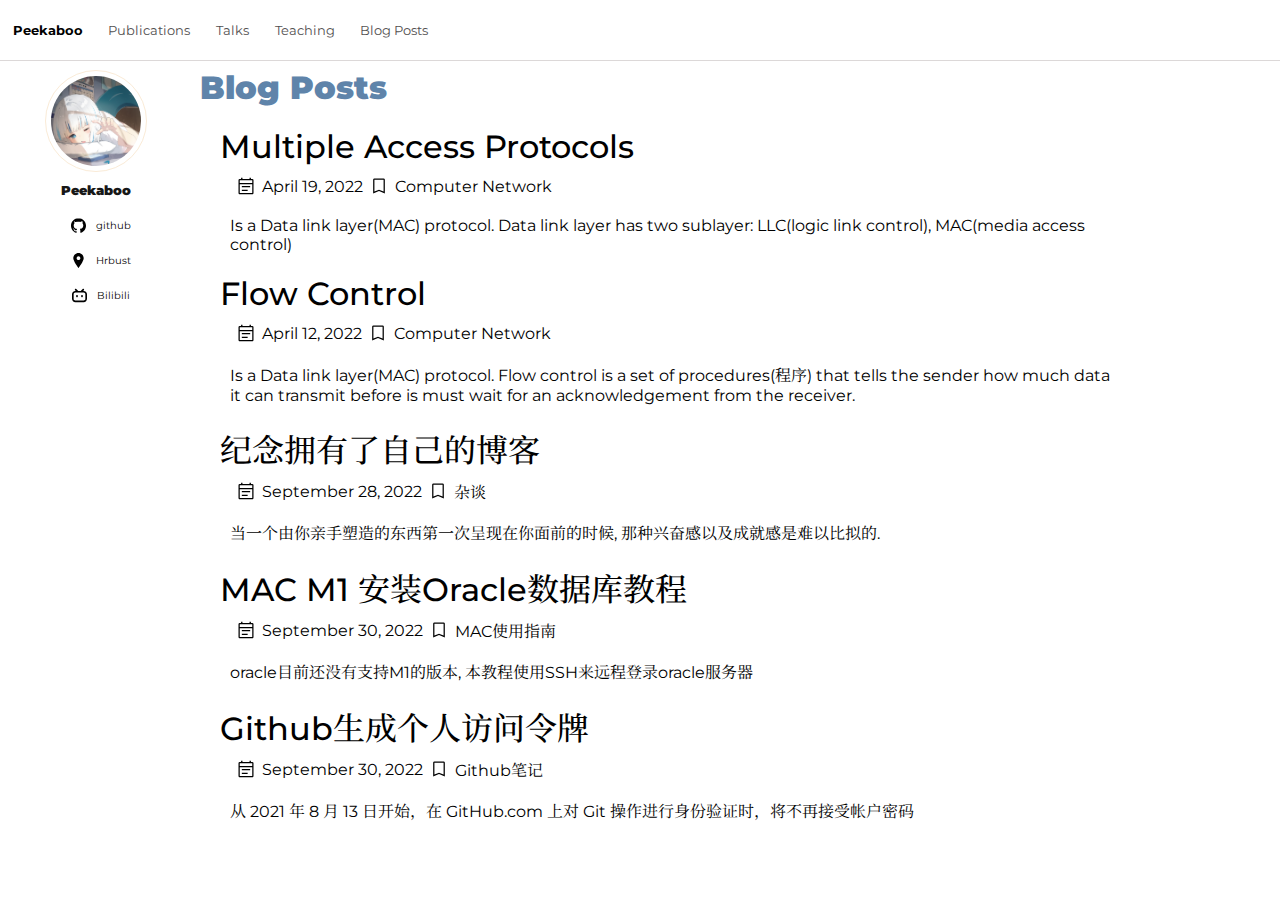
<file: index.html>
<!DOCTYPE html>
<html>
  <head>
    <meta charset="UTF-8"/>
    <meta http-equiv="X-UA-Compatible"/ content="IE=edge">
    <!-- 对移动设备开启相应式 -->
    <meta name="viewport" content="width=device-width, initial-scale = 1.0/">
    <title>Peekaboo的部落格</title>
    <!-- icon -->
    <link rel="icon" href="icon/Peekaboo-icon2.ico">
    <link rel="shortcut icon" href="icon/Peekaboo-icon2.ico">
    <!-- google font -->
    <link rel="preconnect" href="https://fonts.googleapis.com">
    <link rel="preconnect" href="https://fonts.gstatic.com" crossorigin>
    <link href="https://fonts.googleapis.com/css2?family=Montserrat:ital,wght@0,300;0,400;0,500;0,600;0,800;1,600;1,900&family=Noto+Serif+SC:wght@300;400;500;700&display=swap" rel="stylesheet">
   <!-- style -->
    <link rel="stylesheet" href="style/general.css">
    <link rel="stylesheet" href="style/header.css">
    <link rel="stylesheet" href="style/sideBar.css">
    <link rel="stylesheet" href="style/content.css">
    <!-- 代码高亮 -->
    <link rel="stylesheet" href="highlight/styles/default.min.css">
    <script src="highlight/highlight.min.js"></script>
    <script>hljs.highlightAll();</script>
  </head>
  <body>
    <!-- Header -->
    <header class="Header">
      <a href="https://trevoewu.github.io/Peekaboo/" class="selectCard-name">Peekaboo</a>
      <div class="selectCard">Publications</div>
      <div class="selectCard">Talks</div>
      <div class="selectCard">Teaching</div>
      <div class="selectCard">Blog Posts</div>
    </header>
    <!-- displayCard -->
    <section class="displayCard">
      <div class="Avatar"> <img src="Picture/Avatar.jpeg" alt=""></div>
      <div class="name">Peekaboo</div>
      <!-- <button class="FollowButton">Follow</button> -->
      <div class="Profile">
        <img src="icon/github-svgrepo-com.svg" alt="">
        <a class="githubLink" href="https://github.com/Trevoewu?tab=repositories">github</a>
      </div>
      <div class="Profile">
        <img src="icon/location-sign-svgrepo-com.svg" alt="">
       <div> Hrbust</div>
      </div>
      <div class="Profile">
        <img src="icon/bilibili.svg" alt="">
       <a class="githubLink" href="https://space.bilibili.com/34666744">Bilibili</a>
      </div>
    </section>

    <div class="Blog">Blog Posts</div>
    <!-- Blog -->
    <main>
      <div class="BlogCard">
        <a href="https://trevoewu.github.io/Peekaboo/MAP.html">Multiple Access Protocols </a>
        <div class="dateCard">
          <img src="icon/event_note_FILL0_wght400_GRAD0_opsz48.svg" alt="">
          <div>April 19, 2022</div>
          <img src="icon/bookmark_FILL0_wght400_GRAD0_opsz48.svg" alt="">
          <div>Computer Network</div>
        </div>
        <div class="Description">Is a Data link layer(MAC) protocol.  
          Data link layer has two sublayer: LLC(logic link control), MAC(media access control)  </div>
      </div>

      <div class="BlogCard">
        <a href="https://trevoewu.github.io/Peekaboo/FlowControl.html">Flow Control</a>
        <div class="dateCard">
          <img src="icon/event_note_FILL0_wght400_GRAD0_opsz48.svg" alt="">
          <div>April 12, 2022</div>
          <img src="icon/bookmark_FILL0_wght400_GRAD0_opsz48.svg" alt="">
          <div>Computer Network</div>
        </div>
        <div class="Description">Is a Data link layer(MAC) protocol.  
          Flow control is a set of procedures(程序) that tells the sender how much data it can transmit before is must wait for an acknowledgement from the receiver.  </div>
      </div>

      <div class="BlogCard">
        <a href="https://trevoewu.github.io/Peekaboo/纪念拥有了自己的博客.html">纪念拥有了自己的博客 </a>
        <div class="dateCard">
          <img src="icon/event_note_FILL0_wght400_GRAD0_opsz48.svg" alt="">
          <div>September 28, 2022</div>
          <img src="icon/bookmark_FILL0_wght400_GRAD0_opsz48.svg" alt="">
          <div>杂谈</div>
        </div>
        <div class="Description">当一个由你亲手塑造的东西第一次呈现在你面前的时候, 那种兴奋感以及成就感是难以比拟的.  </div>
      </div>

      <div class="BlogCard">
        <a href="https://trevoewu.github.io/Peekaboo/MAC_Oracle.html">MAC M1 安装Oracle数据库教程 </a>
        <div class="dateCard">
          <img src="icon/event_note_FILL0_wght400_GRAD0_opsz48.svg" alt="">
          <div>September 30, 2022</div>
          <img src="icon/bookmark_FILL0_wght400_GRAD0_opsz48.svg" alt="">
          <div>MAC使用指南</div>
        </div>
        <div class="Description">oracle目前还没有支持M1的版本, 本教程使用SSH来远程登录oracle服务器 </div>
      </div>


      <div class="BlogCard">
        <a href="https://trevoewu.github.io/Peekaboo/token.html">Github生成个人访问令牌 </a>
        <div class="dateCard">
          <img src="icon/event_note_FILL0_wght400_GRAD0_opsz48.svg" alt="">
          <div>September 30, 2022</div>
          <img src="icon/bookmark_FILL0_wght400_GRAD0_opsz48.svg" alt="">
          <div>Github笔记</div>
        </div>
        <div class="Description">从 2021 年 8 月 13 日开始，在 GitHub.com 上对 Git 操作进行身份验证时，将不再接受帐户密码</div>
      </div>
    </main>
     
  </body>
</html>
</file>
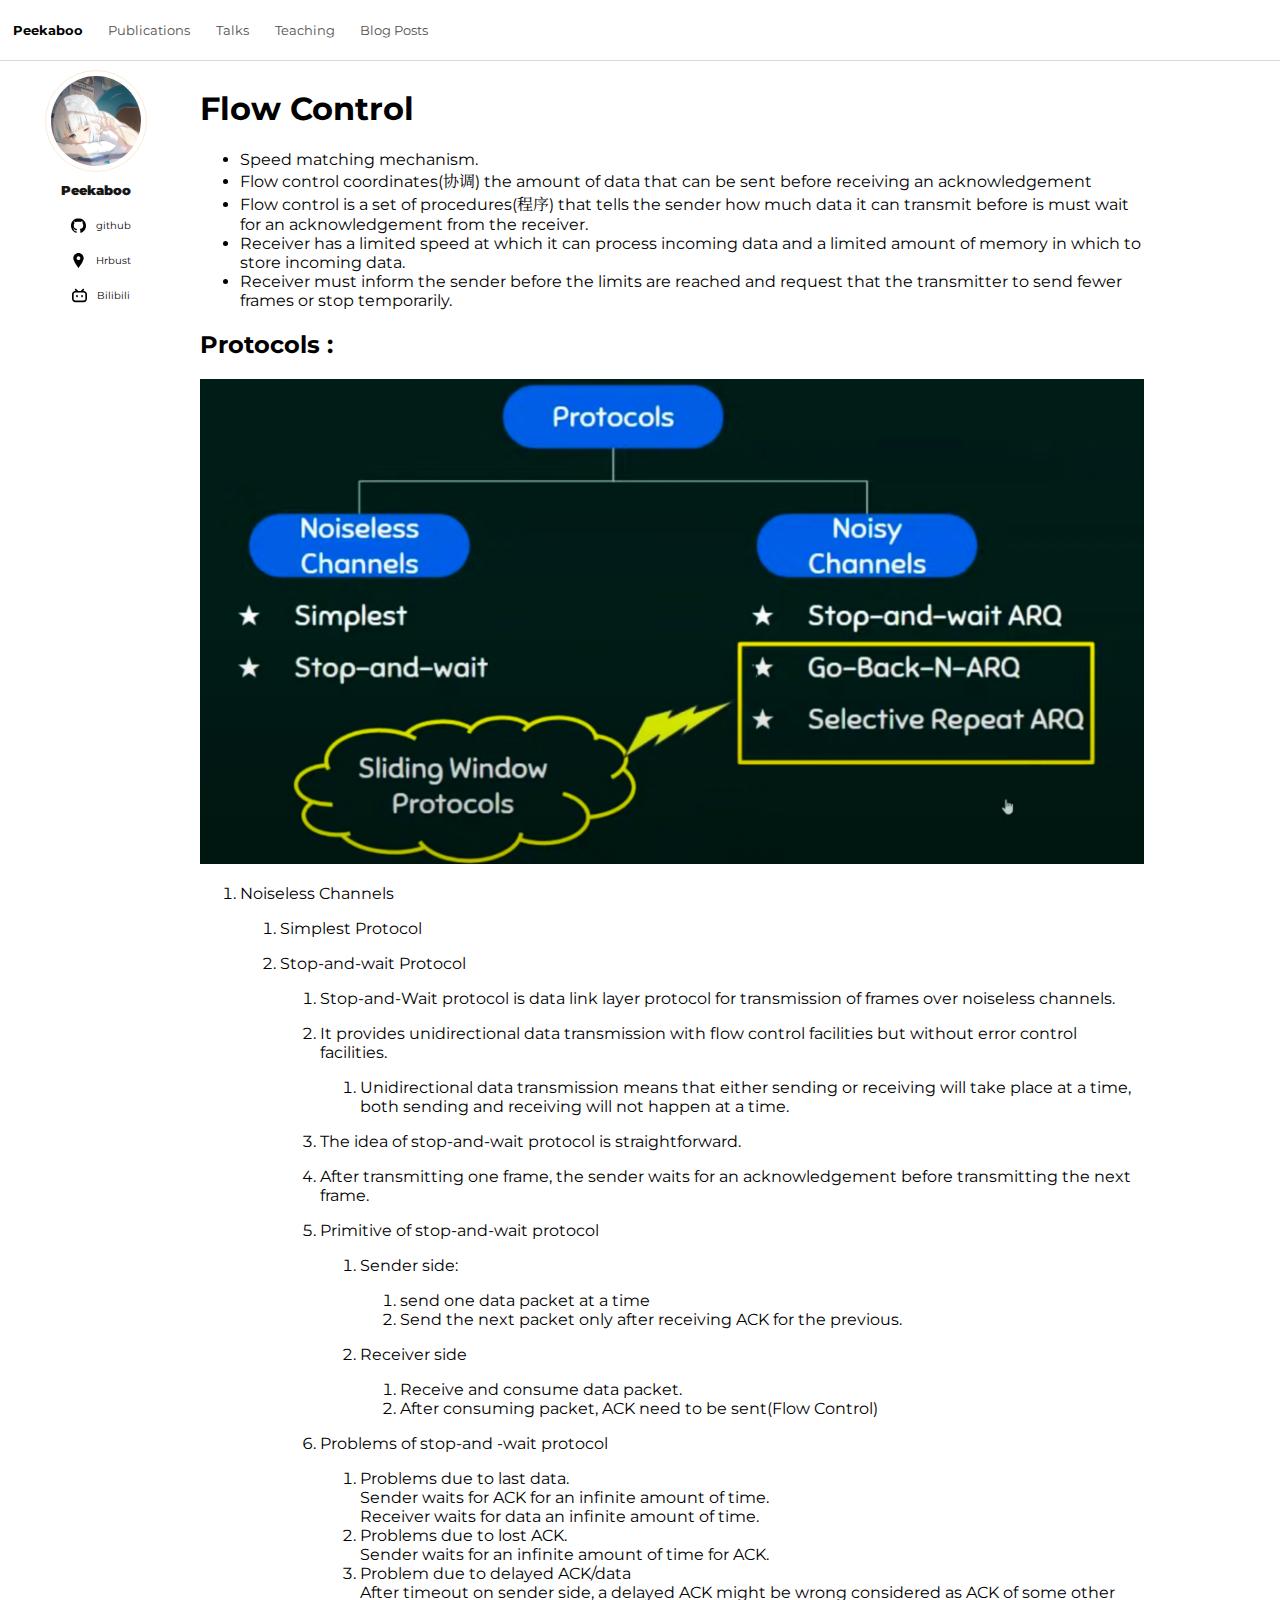
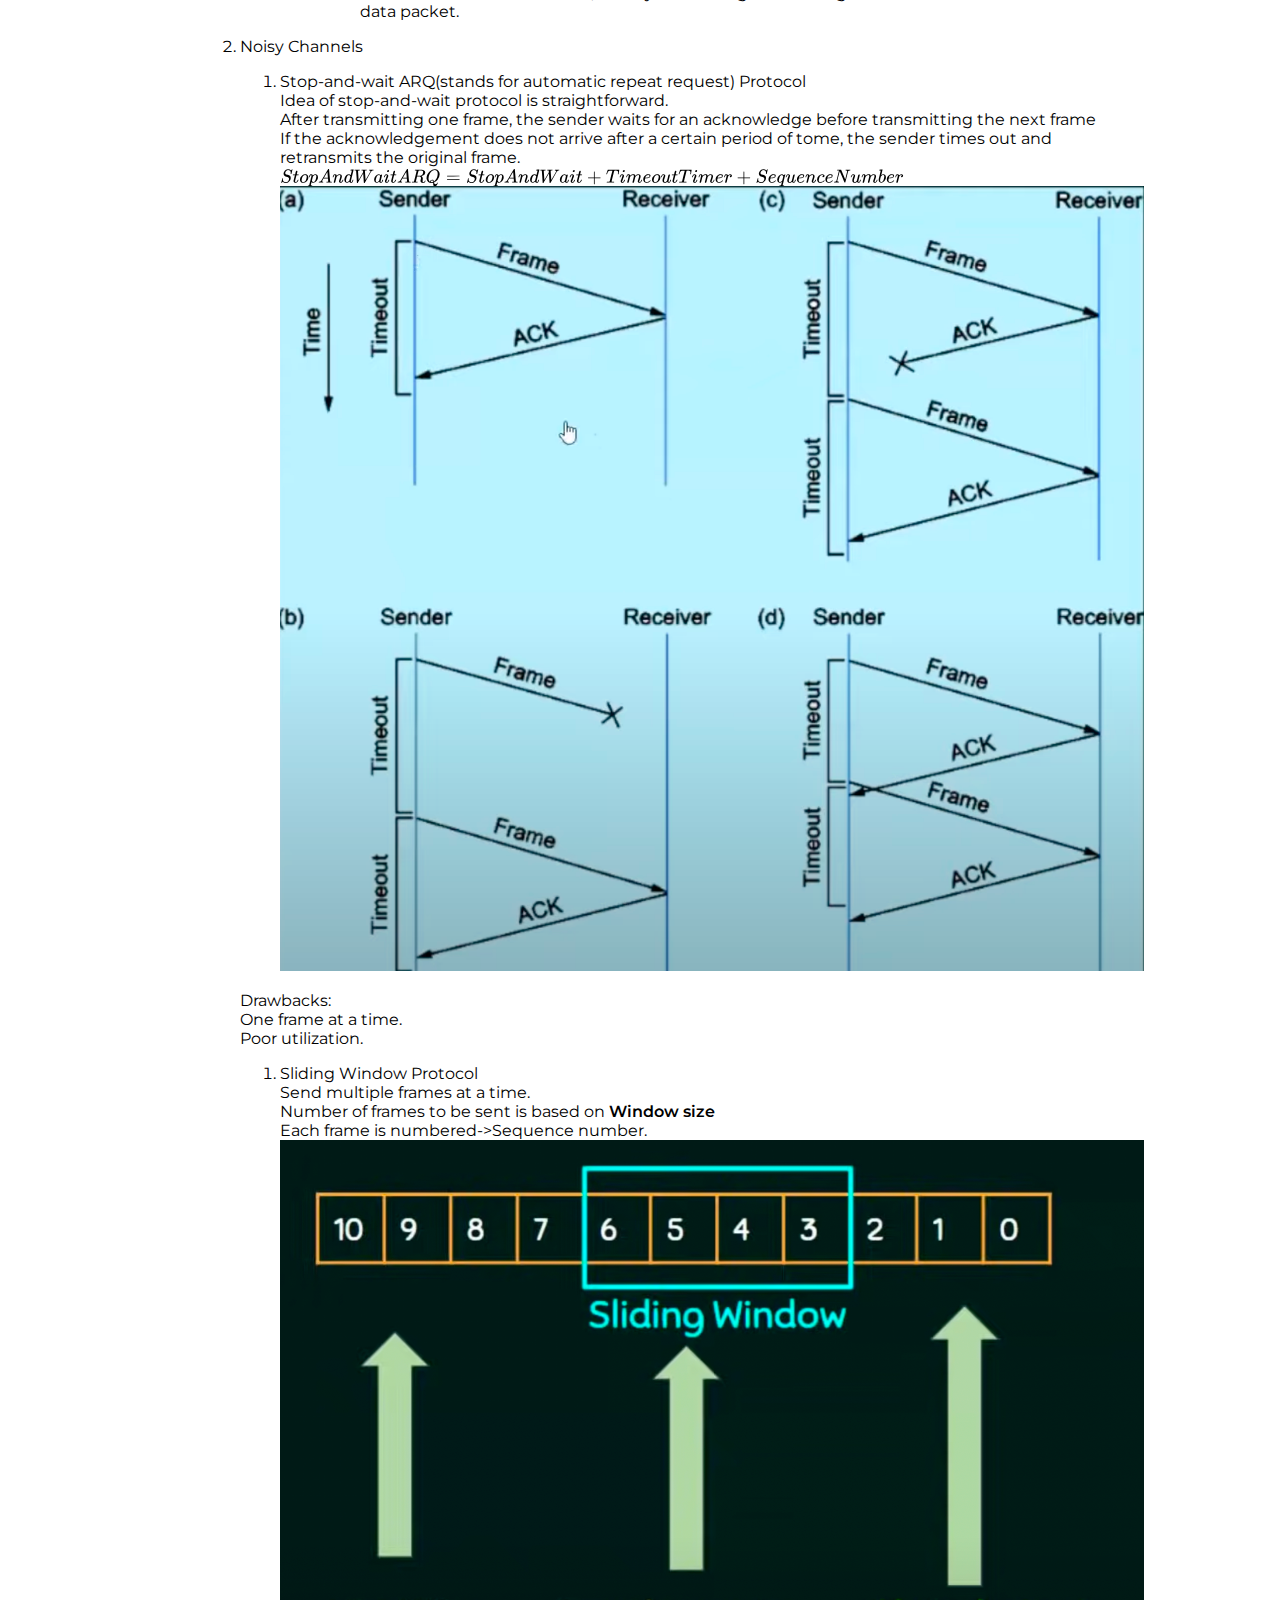
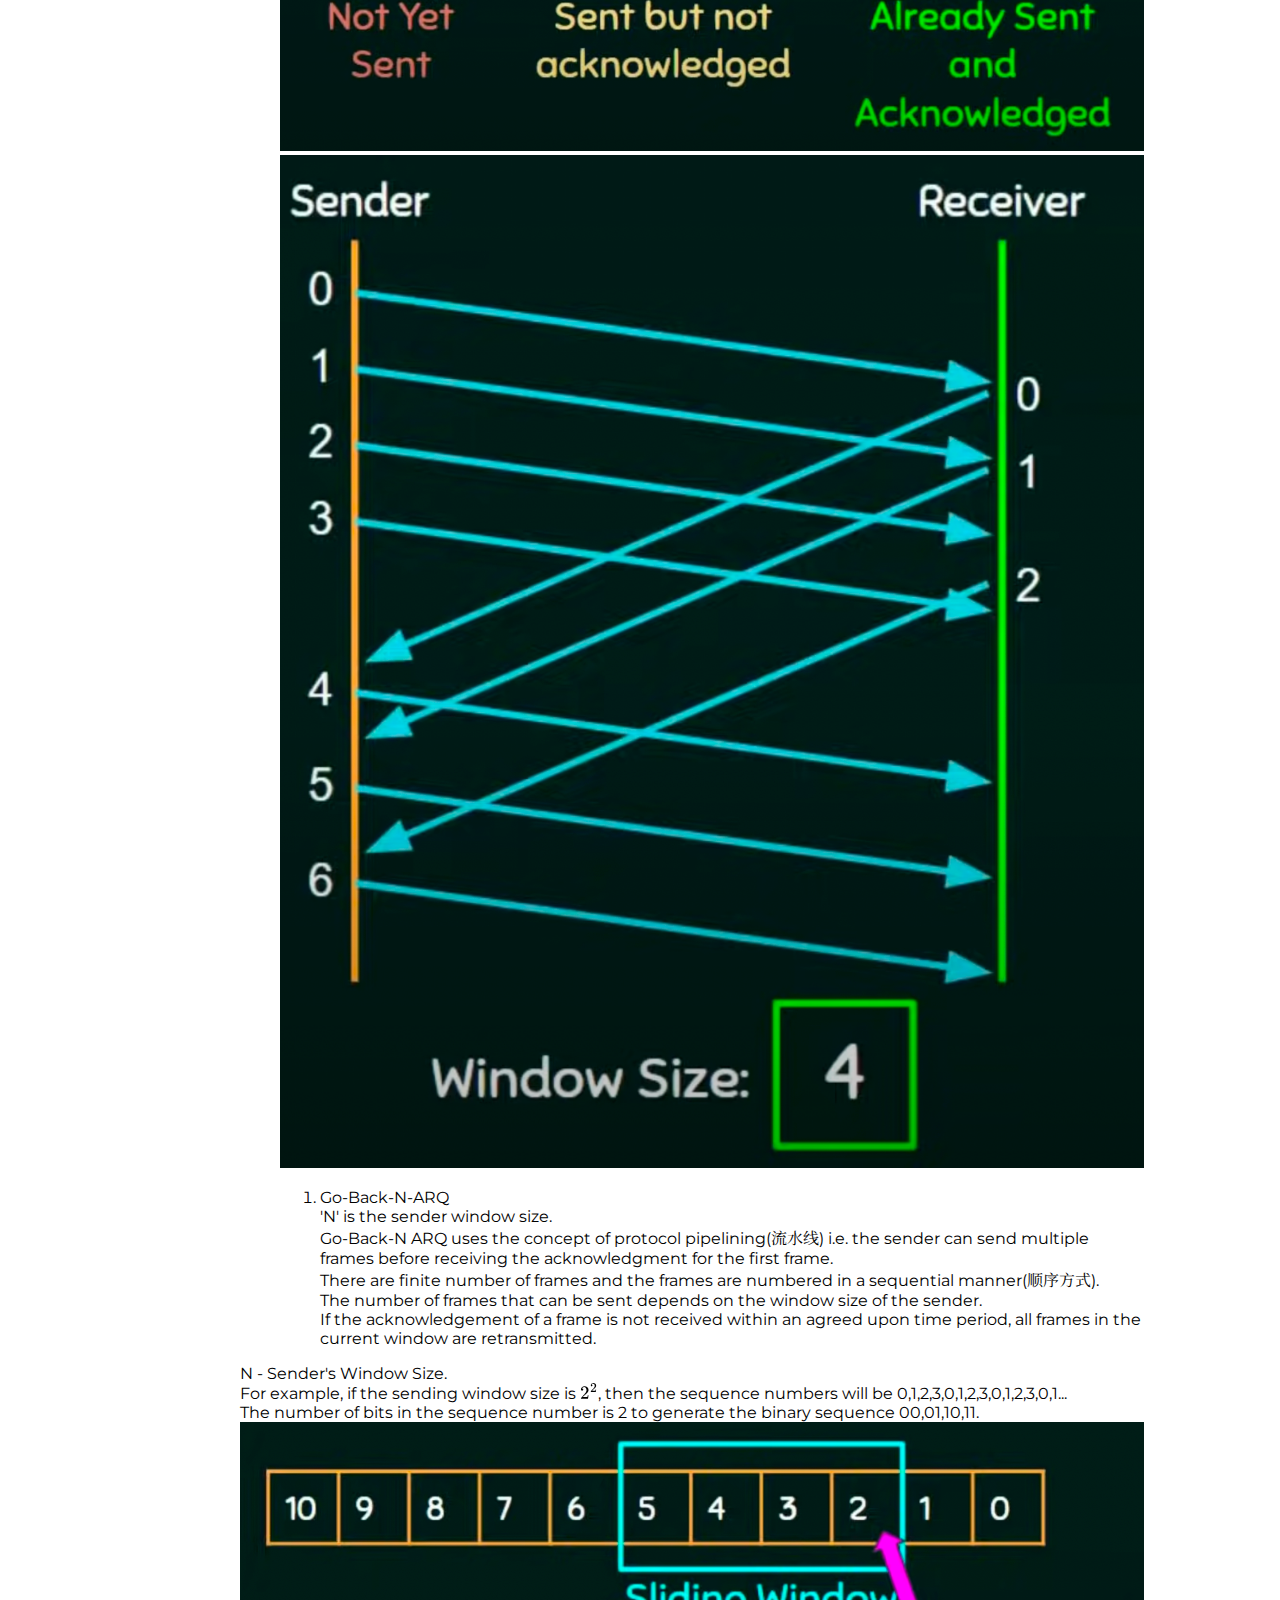
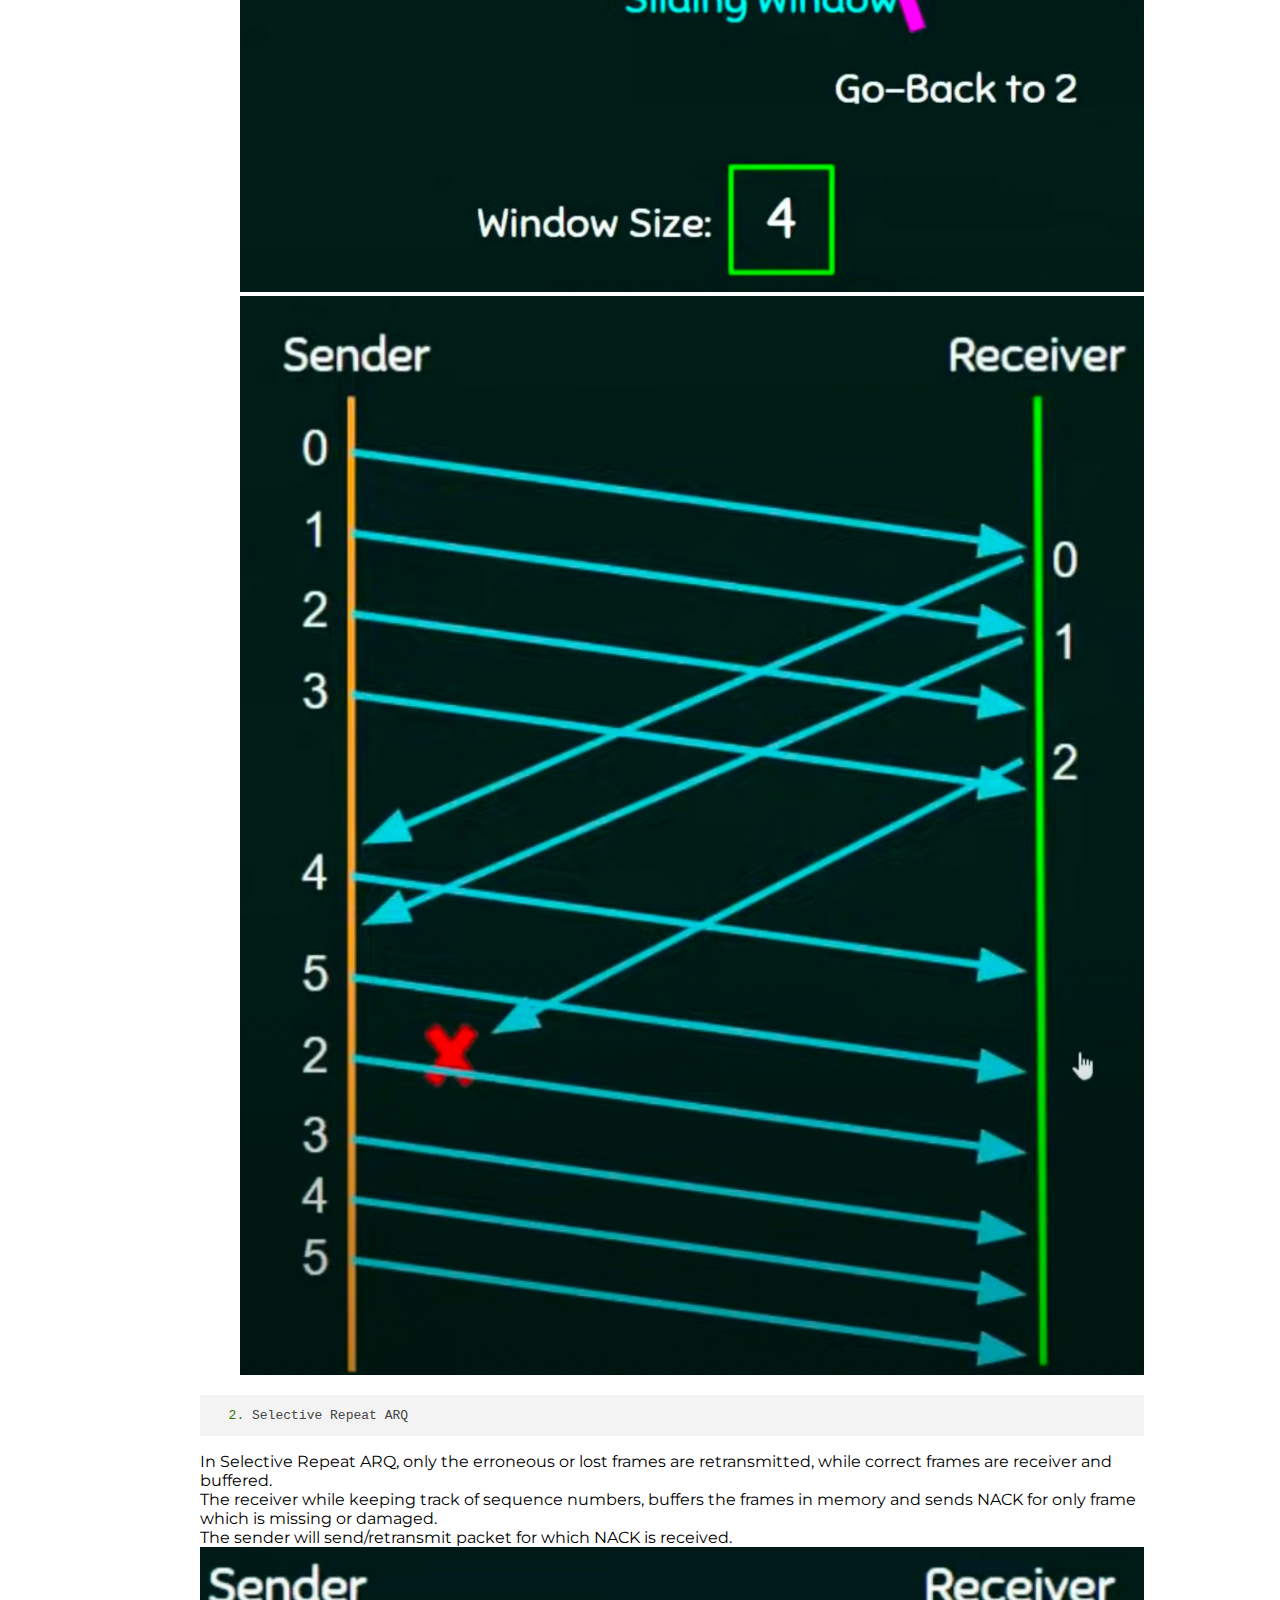
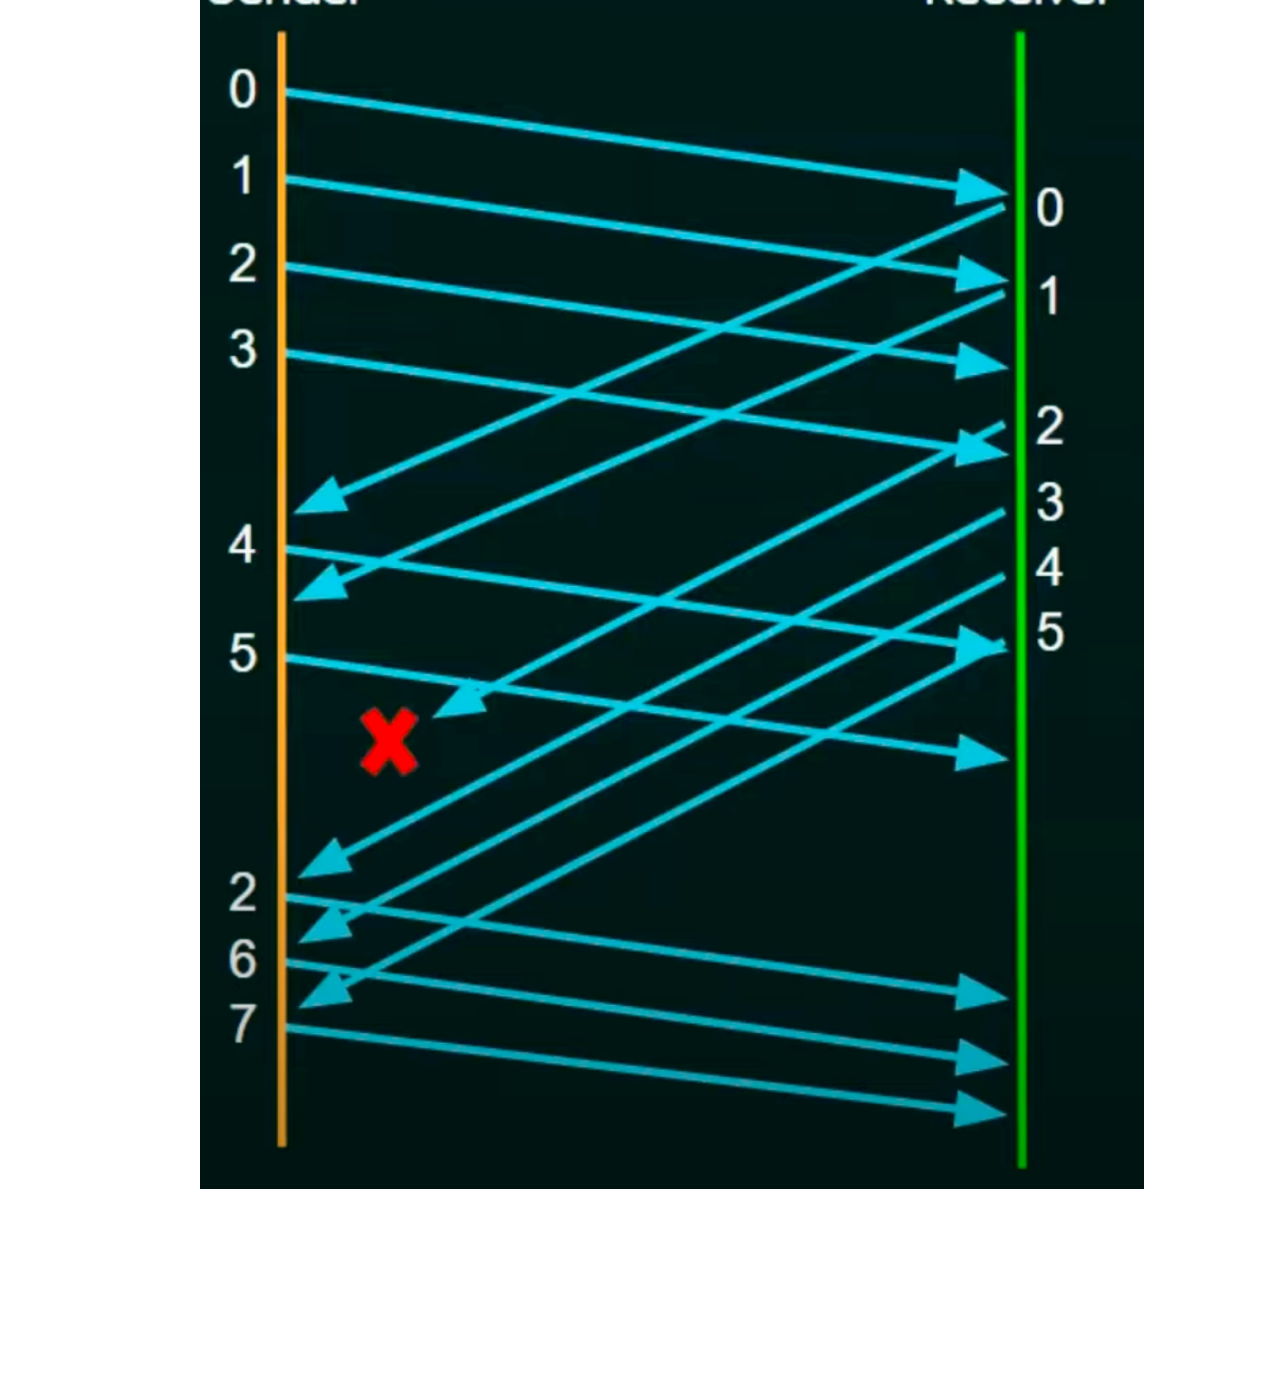
<file: FlowControl.html>
<!doctype html>
<html>
<head>
  <title>Peekaboo的部落格</title>
  <!-- icon -->
  <link rel="icon" href="icon/Peekaboo-icon2.ico">
  <link rel="shortcut icon" href="icon/Peekaboo-icon2.ico">
  <!-- google font -->
  <link rel="preconnect" href="https://fonts.googleapis.com">
  <link rel="preconnect" href="https://fonts.gstatic.com" crossorigin>
  <link href="https://fonts.googleapis.com/css2?family=Montserrat:ital,wght@0,300;0,400;0,500;0,600;0,800;1,600;1,900&family=Noto+Serif+SC:wght@300;400;500;700&display=swap" rel="stylesheet">
 <!-- style -->
  <link rel="stylesheet" href="style/general.css">
  <link rel="stylesheet" href="style/header.css">
  <link rel="stylesheet" href="style/sideBar.css">
  <link rel="stylesheet" href="style/content.css">
  <!-- 代码高亮 -->
  <link rel="stylesheet" href="highlight/styles/default.min.css">
  <script src="highlight/highlight.min.js"></script>
  <script>hljs.highlightAll();</script>
</head>
<body>
  <meta charset="UTF-8"/>
    <meta http-equiv="X-UA-Compatible"/ content="IE=edge">
    <!-- 对移动设备开启相应式 -->
    <meta name="viewport" content="width=device-width, initial-scale = 1.0/">
 <!-- Header -->
 <div class="Header">
  <a href="https://trevoewu.github.io/Peekaboo/" class="selectCard-name">Peekaboo</a>
  <div class="selectCard">Publications</div>
  <div class="selectCard">Talks</div>
  <div class="selectCard">Teaching</div>
  <div class="selectCard">Blog Posts</div>
</div>
<!-- displayCard -->
<div class="displayCard">
  <div class="Avatar"> <img src="Picture/Avatar.jpeg" alt=""></div>
  <div class="name">Peekaboo</div>
  <!-- <button class="FollowButton">Follow</button> -->
  <div class="Profile">
    <img src="icon/github-svgrepo-com.svg" alt="">
    <a class="githubLink" href="https://github.com/Trevoewu?tab=repositories">github</a>
  </div>
  <div class="Profile">
    <img src="icon/location-sign-svgrepo-com.svg" alt="">
   <div> Hrbust</div>
  </div>
  <div class="Profile">
    <img src="icon/bilibili.svg" alt="">
   <a class="githubLink" href="https://space.bilibili.com/34666744">Bilibili</a>
  </div>
</div>
<h1 id='flow-control'>Flow Control  </h1>
<ul>
<li>Speed matching mechanism.  </li>
<li>Flow control coordinates(协调) the amount of data that can be sent before receiving an acknowledgement  </li>
<li>Flow control is a set of procedures(程序) that tells the sender how much data it can transmit before is must wait for an acknowledgement from the receiver.  </li>
<li>Receiver has a limited speed at which it can process incoming data and a limited amount of memory in which to store incoming data.  </li>
<li>Receiver must inform the sender before the limits are reached and request that the transmitter to send fewer frames or stop temporarily.  </li>

</ul>
<h2 id='protocols-'>Protocols : </h2>
<p><img class="BlogPicture" src="BlogPicture/2022-04-12-15-06-17.png" referrerpolicy="no-referrer">  </p>
<ol start='' >
<li><p>Noiseless Channels </p>
<ol start='' >
<li><p>Simplest Protocol</p>
</li>
<li><p>Stop-and-wait Protocol</p>
<ol start='' >
<li><p>Stop-and-Wait protocol is data link layer protocol for transmission of frames over noiseless channels.  </p>
</li>
<li><p>It provides unidirectional data transmission with flow control facilities but without error control facilities.  </p>
<ol start='' >
<li>Unidirectional data transmission means that either sending or receiving will take place at a time, both sending and receiving  will not happen at a time.  </li>

</ol>
</li>
<li><p>The idea of stop-and-wait protocol is straightforward.  </p>
</li>
<li><p>After transmitting one frame, the sender waits for an acknowledgement before transmitting the next frame.  </p>
</li>
<li><p>Primitive of stop-and-wait protocol  </p>
<ol start='' >
<li><p>Sender side:  </p>
<ol start='' >
<li>send one data packet at a time  </li>
<li>Send the next packet only after receiving ACK for the previous.  </li>

</ol>
</li>
<li><p>Receiver side</p>
<ol start='' >
<li>Receive and consume data packet.  </li>
<li>After consuming packet, ACK need to be sent(Flow Control)   </li>

</ol>
</li>

</ol>
</li>
<li><p>Problems of stop-and -wait protocol  </p>
<ol start='' >
<li>Problems due to last data.<br/>Sender waits for ACK for an infinite amount of time.<br/>Receiver waits for data an infinite amount of time.  </li>
<li>Problems due to lost ACK.<br/>  Sender waits for an infinite amount of time for ACK.   </li>
<li>Problem due to delayed ACK/data<br/>After timeout on sender side, a delayed ACK might be wrong considered as ACK of some other data packet.   </li>

</ol>
</li>

</ol>
</li>

</ol>
</li>

</ol>
<ol start='2' >
<li><p>Noisy Channels</p>
<ol start='' >
<li>Stop-and-wait ARQ(stands for automatic repeat request) Protocol<br/>Idea of stop-and-wait protocol is straightforward.<br/>After transmitting one frame, the sender waits for an acknowledge before transmitting the next frame<br/>If the acknowledgement does not arrive after a certain period of tome, the sender times out and retransmits the original frame.<br/><mjx-container class="MathJax" jax="SVG" style="position: relative;"><svg xmlns="http://www.w3.org/2000/svg" width="74.252ex" height="2.059ex" role="img" focusable="false" viewBox="0 -716 32819.4 910" xmlns:xlink="http://www.w3.org/1999/xlink" aria-hidden="true" style="vertical-align: -0.439ex;"><defs><path id="MJX-51-TEX-I-1D446" d="M308 24Q367 24 416 76T466 197Q466 260 414 284Q308 311 278 321T236 341Q176 383 176 462Q176 523 208 573T273 648Q302 673 343 688T407 704H418H425Q521 704 564 640Q565 640 577 653T603 682T623 704Q624 704 627 704T632 705Q645 705 645 698T617 577T585 459T569 456Q549 456 549 465Q549 471 550 475Q550 478 551 494T553 520Q553 554 544 579T526 616T501 641Q465 662 419 662Q362 662 313 616T263 510Q263 480 278 458T319 427Q323 425 389 408T456 390Q490 379 522 342T554 242Q554 216 546 186Q541 164 528 137T492 78T426 18T332 -20Q320 -22 298 -22Q199 -22 144 33L134 44L106 13Q83 -14 78 -18T65 -22Q52 -22 52 -14Q52 -11 110 221Q112 227 130 227H143Q149 221 149 216Q149 214 148 207T144 186T142 153Q144 114 160 87T203 47T255 29T308 24Z"></path><path id="MJX-51-TEX-I-1D461" d="M26 385Q19 392 19 395Q19 399 22 411T27 425Q29 430 36 430T87 431H140L159 511Q162 522 166 540T173 566T179 586T187 603T197 615T211 624T229 626Q247 625 254 615T261 596Q261 589 252 549T232 470L222 433Q222 431 272 431H323Q330 424 330 420Q330 398 317 385H210L174 240Q135 80 135 68Q135 26 162 26Q197 26 230 60T283 144Q285 150 288 151T303 153H307Q322 153 322 145Q322 142 319 133Q314 117 301 95T267 48T216 6T155 -11Q125 -11 98 4T59 56Q57 64 57 83V101L92 241Q127 382 128 383Q128 385 77 385H26Z"></path><path id="MJX-51-TEX-I-1D45C" d="M201 -11Q126 -11 80 38T34 156Q34 221 64 279T146 380Q222 441 301 441Q333 441 341 440Q354 437 367 433T402 417T438 387T464 338T476 268Q476 161 390 75T201 -11ZM121 120Q121 70 147 48T206 26Q250 26 289 58T351 142Q360 163 374 216T388 308Q388 352 370 375Q346 405 306 405Q243 405 195 347Q158 303 140 230T121 120Z"></path><path id="MJX-51-TEX-I-1D45D" d="M23 287Q24 290 25 295T30 317T40 348T55 381T75 411T101 433T134 442Q209 442 230 378L240 387Q302 442 358 442Q423 442 460 395T497 281Q497 173 421 82T249 -10Q227 -10 210 -4Q199 1 187 11T168 28L161 36Q160 35 139 -51T118 -138Q118 -144 126 -145T163 -148H188Q194 -155 194 -157T191 -175Q188 -187 185 -190T172 -194Q170 -194 161 -194T127 -193T65 -192Q-5 -192 -24 -194H-32Q-39 -187 -39 -183Q-37 -156 -26 -148H-6Q28 -147 33 -136Q36 -130 94 103T155 350Q156 355 156 364Q156 405 131 405Q109 405 94 377T71 316T59 280Q57 278 43 278H29Q23 284 23 287ZM178 102Q200 26 252 26Q282 26 310 49T356 107Q374 141 392 215T411 325V331Q411 405 350 405Q339 405 328 402T306 393T286 380T269 365T254 350T243 336T235 326L232 322Q232 321 229 308T218 264T204 212Q178 106 178 102Z"></path><path id="MJX-51-TEX-I-1D434" d="M208 74Q208 50 254 46Q272 46 272 35Q272 34 270 22Q267 8 264 4T251 0Q249 0 239 0T205 1T141 2Q70 2 50 0H42Q35 7 35 11Q37 38 48 46H62Q132 49 164 96Q170 102 345 401T523 704Q530 716 547 716H555H572Q578 707 578 706L606 383Q634 60 636 57Q641 46 701 46Q726 46 726 36Q726 34 723 22Q720 7 718 4T704 0Q701 0 690 0T651 1T578 2Q484 2 455 0H443Q437 6 437 9T439 27Q443 40 445 43L449 46H469Q523 49 533 63L521 213H283L249 155Q208 86 208 74ZM516 260Q516 271 504 416T490 562L463 519Q447 492 400 412L310 260L413 259Q516 259 516 260Z"></path><path id="MJX-51-TEX-I-1D45B" d="M21 287Q22 293 24 303T36 341T56 388T89 425T135 442Q171 442 195 424T225 390T231 369Q231 367 232 367L243 378Q304 442 382 442Q436 442 469 415T503 336T465 179T427 52Q427 26 444 26Q450 26 453 27Q482 32 505 65T540 145Q542 153 560 153Q580 153 580 145Q580 144 576 130Q568 101 554 73T508 17T439 -10Q392 -10 371 17T350 73Q350 92 386 193T423 345Q423 404 379 404H374Q288 404 229 303L222 291L189 157Q156 26 151 16Q138 -11 108 -11Q95 -11 87 -5T76 7T74 17Q74 30 112 180T152 343Q153 348 153 366Q153 405 129 405Q91 405 66 305Q60 285 60 284Q58 278 41 278H27Q21 284 21 287Z"></path><path id="MJX-51-TEX-I-1D451" d="M366 683Q367 683 438 688T511 694Q523 694 523 686Q523 679 450 384T375 83T374 68Q374 26 402 26Q411 27 422 35Q443 55 463 131Q469 151 473 152Q475 153 483 153H487H491Q506 153 506 145Q506 140 503 129Q490 79 473 48T445 8T417 -8Q409 -10 393 -10Q359 -10 336 5T306 36L300 51Q299 52 296 50Q294 48 292 46Q233 -10 172 -10Q117 -10 75 30T33 157Q33 205 53 255T101 341Q148 398 195 420T280 442Q336 442 364 400Q369 394 369 396Q370 400 396 505T424 616Q424 629 417 632T378 637H357Q351 643 351 645T353 664Q358 683 366 683ZM352 326Q329 405 277 405Q242 405 210 374T160 293Q131 214 119 129Q119 126 119 118T118 106Q118 61 136 44T179 26Q233 26 290 98L298 109L352 326Z"></path><path id="MJX-51-TEX-I-1D44A" d="M436 683Q450 683 486 682T553 680Q604 680 638 681T677 682Q695 682 695 674Q695 670 692 659Q687 641 683 639T661 637Q636 636 621 632T600 624T597 615Q597 603 613 377T629 138L631 141Q633 144 637 151T649 170T666 200T690 241T720 295T759 362Q863 546 877 572T892 604Q892 619 873 628T831 637Q817 637 817 647Q817 650 819 660Q823 676 825 679T839 682Q842 682 856 682T895 682T949 681Q1015 681 1034 683Q1048 683 1048 672Q1048 666 1045 655T1038 640T1028 637Q1006 637 988 631T958 617T939 600T927 584L923 578L754 282Q586 -14 585 -15Q579 -22 561 -22Q546 -22 542 -17Q539 -14 523 229T506 480L494 462Q472 425 366 239Q222 -13 220 -15T215 -19Q210 -22 197 -22Q178 -22 176 -15Q176 -12 154 304T131 622Q129 631 121 633T82 637H58Q51 644 51 648Q52 671 64 683H76Q118 680 176 680Q301 680 313 683H323Q329 677 329 674T327 656Q322 641 318 637H297Q236 634 232 620Q262 160 266 136L501 550L499 587Q496 629 489 632Q483 636 447 637Q428 637 422 639T416 648Q416 650 418 660Q419 664 420 669T421 676T424 680T428 682T436 683Z"></path><path id="MJX-51-TEX-I-1D44E" d="M33 157Q33 258 109 349T280 441Q331 441 370 392Q386 422 416 422Q429 422 439 414T449 394Q449 381 412 234T374 68Q374 43 381 35T402 26Q411 27 422 35Q443 55 463 131Q469 151 473 152Q475 153 483 153H487Q506 153 506 144Q506 138 501 117T481 63T449 13Q436 0 417 -8Q409 -10 393 -10Q359 -10 336 5T306 36L300 51Q299 52 296 50Q294 48 292 46Q233 -10 172 -10Q117 -10 75 30T33 157ZM351 328Q351 334 346 350T323 385T277 405Q242 405 210 374T160 293Q131 214 119 129Q119 126 119 118T118 106Q118 61 136 44T179 26Q217 26 254 59T298 110Q300 114 325 217T351 328Z"></path><path id="MJX-51-TEX-I-1D456" d="M184 600Q184 624 203 642T247 661Q265 661 277 649T290 619Q290 596 270 577T226 557Q211 557 198 567T184 600ZM21 287Q21 295 30 318T54 369T98 420T158 442Q197 442 223 419T250 357Q250 340 236 301T196 196T154 83Q149 61 149 51Q149 26 166 26Q175 26 185 29T208 43T235 78T260 137Q263 149 265 151T282 153Q302 153 302 143Q302 135 293 112T268 61T223 11T161 -11Q129 -11 102 10T74 74Q74 91 79 106T122 220Q160 321 166 341T173 380Q173 404 156 404H154Q124 404 99 371T61 287Q60 286 59 284T58 281T56 279T53 278T49 278T41 278H27Q21 284 21 287Z"></path><path id="MJX-51-TEX-I-1D445" d="M230 637Q203 637 198 638T193 649Q193 676 204 682Q206 683 378 683Q550 682 564 680Q620 672 658 652T712 606T733 563T739 529Q739 484 710 445T643 385T576 351T538 338L545 333Q612 295 612 223Q612 212 607 162T602 80V71Q602 53 603 43T614 25T640 16Q668 16 686 38T712 85Q717 99 720 102T735 105Q755 105 755 93Q755 75 731 36Q693 -21 641 -21H632Q571 -21 531 4T487 82Q487 109 502 166T517 239Q517 290 474 313Q459 320 449 321T378 323H309L277 193Q244 61 244 59Q244 55 245 54T252 50T269 48T302 46H333Q339 38 339 37T336 19Q332 6 326 0H311Q275 2 180 2Q146 2 117 2T71 2T50 1Q33 1 33 10Q33 12 36 24Q41 43 46 45Q50 46 61 46H67Q94 46 127 49Q141 52 146 61Q149 65 218 339T287 628Q287 635 230 637ZM630 554Q630 586 609 608T523 636Q521 636 500 636T462 637H440Q393 637 386 627Q385 624 352 494T319 361Q319 360 388 360Q466 361 492 367Q556 377 592 426Q608 449 619 486T630 554Z"></path><path id="MJX-51-TEX-I-1D444" d="M399 -80Q399 -47 400 -30T402 -11V-7L387 -11Q341 -22 303 -22Q208 -22 138 35T51 201Q50 209 50 244Q50 346 98 438T227 601Q351 704 476 704Q514 704 524 703Q621 689 680 617T740 435Q740 255 592 107Q529 47 461 16L444 8V3Q444 2 449 -24T470 -66T516 -82Q551 -82 583 -60T625 -3Q631 11 638 11Q647 11 649 2Q649 -6 639 -34T611 -100T557 -165T481 -194Q399 -194 399 -87V-80ZM636 468Q636 523 621 564T580 625T530 655T477 665Q429 665 379 640Q277 591 215 464T153 216Q153 110 207 59Q231 38 236 38V46Q236 86 269 120T347 155Q372 155 390 144T417 114T429 82T435 55L448 64Q512 108 557 185T619 334T636 468ZM314 18Q362 18 404 39L403 49Q399 104 366 115Q354 117 347 117Q344 117 341 117T337 118Q317 118 296 98T274 52Q274 18 314 18Z"></path><path id="MJX-51-TEX-N-3D" d="M56 347Q56 360 70 367H707Q722 359 722 347Q722 336 708 328L390 327H72Q56 332 56 347ZM56 153Q56 168 72 173H708Q722 163 722 153Q722 140 707 133H70Q56 140 56 153Z"></path><path id="MJX-51-TEX-N-2B" d="M56 237T56 250T70 270H369V420L370 570Q380 583 389 583Q402 583 409 568V270H707Q722 262 722 250T707 230H409V-68Q401 -82 391 -82H389H387Q375 -82 369 -68V230H70Q56 237 56 250Z"></path><path id="MJX-51-TEX-I-1D447" d="M40 437Q21 437 21 445Q21 450 37 501T71 602L88 651Q93 669 101 677H569H659Q691 677 697 676T704 667Q704 661 687 553T668 444Q668 437 649 437Q640 437 637 437T631 442L629 445Q629 451 635 490T641 551Q641 586 628 604T573 629Q568 630 515 631Q469 631 457 630T439 622Q438 621 368 343T298 60Q298 48 386 46Q418 46 427 45T436 36Q436 31 433 22Q429 4 424 1L422 0Q419 0 415 0Q410 0 363 1T228 2Q99 2 64 0H49Q43 6 43 9T45 27Q49 40 55 46H83H94Q174 46 189 55Q190 56 191 56Q196 59 201 76T241 233Q258 301 269 344Q339 619 339 625Q339 630 310 630H279Q212 630 191 624Q146 614 121 583T67 467Q60 445 57 441T43 437H40Z"></path><path id="MJX-51-TEX-I-1D45A" d="M21 287Q22 293 24 303T36 341T56 388T88 425T132 442T175 435T205 417T221 395T229 376L231 369Q231 367 232 367L243 378Q303 442 384 442Q401 442 415 440T441 433T460 423T475 411T485 398T493 385T497 373T500 364T502 357L510 367Q573 442 659 442Q713 442 746 415T780 336Q780 285 742 178T704 50Q705 36 709 31T724 26Q752 26 776 56T815 138Q818 149 821 151T837 153Q857 153 857 145Q857 144 853 130Q845 101 831 73T785 17T716 -10Q669 -10 648 17T627 73Q627 92 663 193T700 345Q700 404 656 404H651Q565 404 506 303L499 291L466 157Q433 26 428 16Q415 -11 385 -11Q372 -11 364 -4T353 8T350 18Q350 29 384 161L420 307Q423 322 423 345Q423 404 379 404H374Q288 404 229 303L222 291L189 157Q156 26 151 16Q138 -11 108 -11Q95 -11 87 -5T76 7T74 17Q74 30 112 181Q151 335 151 342Q154 357 154 369Q154 405 129 405Q107 405 92 377T69 316T57 280Q55 278 41 278H27Q21 284 21 287Z"></path><path id="MJX-51-TEX-I-1D452" d="M39 168Q39 225 58 272T107 350T174 402T244 433T307 442H310Q355 442 388 420T421 355Q421 265 310 237Q261 224 176 223Q139 223 138 221Q138 219 132 186T125 128Q125 81 146 54T209 26T302 45T394 111Q403 121 406 121Q410 121 419 112T429 98T420 82T390 55T344 24T281 -1T205 -11Q126 -11 83 42T39 168ZM373 353Q367 405 305 405Q272 405 244 391T199 357T170 316T154 280T149 261Q149 260 169 260Q282 260 327 284T373 353Z"></path><path id="MJX-51-TEX-I-1D462" d="M21 287Q21 295 30 318T55 370T99 420T158 442Q204 442 227 417T250 358Q250 340 216 246T182 105Q182 62 196 45T238 27T291 44T328 78L339 95Q341 99 377 247Q407 367 413 387T427 416Q444 431 463 431Q480 431 488 421T496 402L420 84Q419 79 419 68Q419 43 426 35T447 26Q469 29 482 57T512 145Q514 153 532 153Q551 153 551 144Q550 139 549 130T540 98T523 55T498 17T462 -8Q454 -10 438 -10Q372 -10 347 46Q345 45 336 36T318 21T296 6T267 -6T233 -11Q189 -11 155 7Q103 38 103 113Q103 170 138 262T173 379Q173 380 173 381Q173 390 173 393T169 400T158 404H154Q131 404 112 385T82 344T65 302T57 280Q55 278 41 278H27Q21 284 21 287Z"></path><path id="MJX-51-TEX-I-1D45F" d="M21 287Q22 290 23 295T28 317T38 348T53 381T73 411T99 433T132 442Q161 442 183 430T214 408T225 388Q227 382 228 382T236 389Q284 441 347 441H350Q398 441 422 400Q430 381 430 363Q430 333 417 315T391 292T366 288Q346 288 334 299T322 328Q322 376 378 392Q356 405 342 405Q286 405 239 331Q229 315 224 298T190 165Q156 25 151 16Q138 -11 108 -11Q95 -11 87 -5T76 7T74 17Q74 30 114 189T154 366Q154 405 128 405Q107 405 92 377T68 316T57 280Q55 278 41 278H27Q21 284 21 287Z"></path><path id="MJX-51-TEX-I-1D45E" d="M33 157Q33 258 109 349T280 441Q340 441 372 389Q373 390 377 395T388 406T404 418Q438 442 450 442Q454 442 457 439T460 434Q460 425 391 149Q320 -135 320 -139Q320 -147 365 -148H390Q396 -156 396 -157T393 -175Q389 -188 383 -194H370Q339 -192 262 -192Q234 -192 211 -192T174 -192T157 -193Q143 -193 143 -185Q143 -182 145 -170Q149 -154 152 -151T172 -148Q220 -148 230 -141Q238 -136 258 -53T279 32Q279 33 272 29Q224 -10 172 -10Q117 -10 75 30T33 157ZM352 326Q329 405 277 405Q242 405 210 374T160 293Q131 214 119 129Q119 126 119 118T118 106Q118 61 136 44T179 26Q233 26 290 98L298 109L352 326Z"></path><path id="MJX-51-TEX-I-1D450" d="M34 159Q34 268 120 355T306 442Q362 442 394 418T427 355Q427 326 408 306T360 285Q341 285 330 295T319 325T330 359T352 380T366 386H367Q367 388 361 392T340 400T306 404Q276 404 249 390Q228 381 206 359Q162 315 142 235T121 119Q121 73 147 50Q169 26 205 26H209Q321 26 394 111Q403 121 406 121Q410 121 419 112T429 98T420 83T391 55T346 25T282 0T202 -11Q127 -11 81 37T34 159Z"></path><path id="MJX-51-TEX-I-1D441" d="M234 637Q231 637 226 637Q201 637 196 638T191 649Q191 676 202 682Q204 683 299 683Q376 683 387 683T401 677Q612 181 616 168L670 381Q723 592 723 606Q723 633 659 637Q635 637 635 648Q635 650 637 660Q641 676 643 679T653 683Q656 683 684 682T767 680Q817 680 843 681T873 682Q888 682 888 672Q888 650 880 642Q878 637 858 637Q787 633 769 597L620 7Q618 0 599 0Q585 0 582 2Q579 5 453 305L326 604L261 344Q196 88 196 79Q201 46 268 46H278Q284 41 284 38T282 19Q278 6 272 0H259Q228 2 151 2Q123 2 100 2T63 2T46 1Q31 1 31 10Q31 14 34 26T39 40Q41 46 62 46Q130 49 150 85Q154 91 221 362L289 634Q287 635 234 637Z"></path><path id="MJX-51-TEX-I-1D44F" d="M73 647Q73 657 77 670T89 683Q90 683 161 688T234 694Q246 694 246 685T212 542Q204 508 195 472T180 418L176 399Q176 396 182 402Q231 442 283 442Q345 442 383 396T422 280Q422 169 343 79T173 -11Q123 -11 82 27T40 150V159Q40 180 48 217T97 414Q147 611 147 623T109 637Q104 637 101 637H96Q86 637 83 637T76 640T73 647ZM336 325V331Q336 405 275 405Q258 405 240 397T207 376T181 352T163 330L157 322L136 236Q114 150 114 114Q114 66 138 42Q154 26 178 26Q211 26 245 58Q270 81 285 114T318 219Q336 291 336 325Z"></path></defs><g stroke="currentColor" fill="currentColor" stroke-width="0" transform="scale(1,-1)"><g data-mml-node="math"><g data-mml-node="mi"><use data-c="1D446" xlink:href="#MJX-51-TEX-I-1D446"></use></g><g data-mml-node="mi" transform="translate(645,0)"><use data-c="1D461" xlink:href="#MJX-51-TEX-I-1D461"></use></g><g data-mml-node="mi" transform="translate(1006,0)"><use data-c="1D45C" xlink:href="#MJX-51-TEX-I-1D45C"></use></g><g data-mml-node="mi" transform="translate(1491,0)"><use data-c="1D45D" xlink:href="#MJX-51-TEX-I-1D45D"></use></g><g data-mml-node="mi" transform="translate(1994,0)"><use data-c="1D434" xlink:href="#MJX-51-TEX-I-1D434"></use></g><g data-mml-node="mi" transform="translate(2744,0)"><use data-c="1D45B" xlink:href="#MJX-51-TEX-I-1D45B"></use></g><g data-mml-node="mi" transform="translate(3344,0)"><use data-c="1D451" xlink:href="#MJX-51-TEX-I-1D451"></use></g><g data-mml-node="mi" transform="translate(3864,0)"><use data-c="1D44A" xlink:href="#MJX-51-TEX-I-1D44A"></use></g><g data-mml-node="mi" transform="translate(4912,0)"><use data-c="1D44E" xlink:href="#MJX-51-TEX-I-1D44E"></use></g><g data-mml-node="mi" transform="translate(5441,0)"><use data-c="1D456" xlink:href="#MJX-51-TEX-I-1D456"></use></g><g data-mml-node="mi" transform="translate(5786,0)"><use data-c="1D461" xlink:href="#MJX-51-TEX-I-1D461"></use></g><g data-mml-node="mi" transform="translate(6147,0)"><use data-c="1D434" xlink:href="#MJX-51-TEX-I-1D434"></use></g><g data-mml-node="mi" transform="translate(6897,0)"><use data-c="1D445" xlink:href="#MJX-51-TEX-I-1D445"></use></g><g data-mml-node="mi" transform="translate(7656,0)"><use data-c="1D444" xlink:href="#MJX-51-TEX-I-1D444"></use></g><g data-mml-node="mo" transform="translate(8724.8,0)"><use data-c="3D" xlink:href="#MJX-51-TEX-N-3D"></use></g><g data-mml-node="mi" transform="translate(9780.6,0)"><use data-c="1D446" xlink:href="#MJX-51-TEX-I-1D446"></use></g><g data-mml-node="mi" transform="translate(10425.6,0)"><use data-c="1D461" xlink:href="#MJX-51-TEX-I-1D461"></use></g><g data-mml-node="mi" transform="translate(10786.6,0)"><use data-c="1D45C" xlink:href="#MJX-51-TEX-I-1D45C"></use></g><g data-mml-node="mi" transform="translate(11271.6,0)"><use data-c="1D45D" xlink:href="#MJX-51-TEX-I-1D45D"></use></g><g data-mml-node="mi" transform="translate(11774.6,0)"><use data-c="1D434" xlink:href="#MJX-51-TEX-I-1D434"></use></g><g data-mml-node="mi" transform="translate(12524.6,0)"><use data-c="1D45B" xlink:href="#MJX-51-TEX-I-1D45B"></use></g><g data-mml-node="mi" transform="translate(13124.6,0)"><use data-c="1D451" xlink:href="#MJX-51-TEX-I-1D451"></use></g><g data-mml-node="mi" transform="translate(13644.6,0)"><use data-c="1D44A" xlink:href="#MJX-51-TEX-I-1D44A"></use></g><g data-mml-node="mi" transform="translate(14692.6,0)"><use data-c="1D44E" xlink:href="#MJX-51-TEX-I-1D44E"></use></g><g data-mml-node="mi" transform="translate(15221.6,0)"><use data-c="1D456" xlink:href="#MJX-51-TEX-I-1D456"></use></g><g data-mml-node="mi" transform="translate(15566.6,0)"><use data-c="1D461" xlink:href="#MJX-51-TEX-I-1D461"></use></g><g data-mml-node="mo" transform="translate(16149.8,0)"><use data-c="2B" xlink:href="#MJX-51-TEX-N-2B"></use></g><g data-mml-node="mi" transform="translate(17150,0)"><use data-c="1D447" xlink:href="#MJX-51-TEX-I-1D447"></use></g><g data-mml-node="mi" transform="translate(17854,0)"><use data-c="1D456" xlink:href="#MJX-51-TEX-I-1D456"></use></g><g data-mml-node="mi" transform="translate(18199,0)"><use data-c="1D45A" xlink:href="#MJX-51-TEX-I-1D45A"></use></g><g data-mml-node="mi" transform="translate(19077,0)"><use data-c="1D452" xlink:href="#MJX-51-TEX-I-1D452"></use></g><g data-mml-node="mi" transform="translate(19543,0)"><use data-c="1D45C" xlink:href="#MJX-51-TEX-I-1D45C"></use></g><g data-mml-node="mi" transform="translate(20028,0)"><use data-c="1D462" xlink:href="#MJX-51-TEX-I-1D462"></use></g><g data-mml-node="mi" transform="translate(20600,0)"><use data-c="1D461" xlink:href="#MJX-51-TEX-I-1D461"></use></g><g data-mml-node="mi" transform="translate(20961,0)"><use data-c="1D447" xlink:href="#MJX-51-TEX-I-1D447"></use></g><g data-mml-node="mi" transform="translate(21665,0)"><use data-c="1D456" xlink:href="#MJX-51-TEX-I-1D456"></use></g><g data-mml-node="mi" transform="translate(22010,0)"><use data-c="1D45A" xlink:href="#MJX-51-TEX-I-1D45A"></use></g><g data-mml-node="mi" transform="translate(22888,0)"><use data-c="1D452" xlink:href="#MJX-51-TEX-I-1D452"></use></g><g data-mml-node="mi" transform="translate(23354,0)"><use data-c="1D45F" xlink:href="#MJX-51-TEX-I-1D45F"></use></g><g data-mml-node="mo" transform="translate(24027.2,0)"><use data-c="2B" xlink:href="#MJX-51-TEX-N-2B"></use></g><g data-mml-node="mi" transform="translate(25027.4,0)"><use data-c="1D446" xlink:href="#MJX-51-TEX-I-1D446"></use></g><g data-mml-node="mi" transform="translate(25672.4,0)"><use data-c="1D452" xlink:href="#MJX-51-TEX-I-1D452"></use></g><g data-mml-node="mi" transform="translate(26138.4,0)"><use data-c="1D45E" xlink:href="#MJX-51-TEX-I-1D45E"></use></g><g data-mml-node="mi" transform="translate(26598.4,0)"><use data-c="1D462" xlink:href="#MJX-51-TEX-I-1D462"></use></g><g data-mml-node="mi" transform="translate(27170.4,0)"><use data-c="1D452" xlink:href="#MJX-51-TEX-I-1D452"></use></g><g data-mml-node="mi" transform="translate(27636.4,0)"><use data-c="1D45B" xlink:href="#MJX-51-TEX-I-1D45B"></use></g><g data-mml-node="mi" transform="translate(28236.4,0)"><use data-c="1D450" xlink:href="#MJX-51-TEX-I-1D450"></use></g><g data-mml-node="mi" transform="translate(28669.4,0)"><use data-c="1D452" xlink:href="#MJX-51-TEX-I-1D452"></use></g><g data-mml-node="mi" transform="translate(29135.4,0)"><use data-c="1D441" xlink:href="#MJX-51-TEX-I-1D441"></use></g><g data-mml-node="mi" transform="translate(30023.4,0)"><use data-c="1D462" xlink:href="#MJX-51-TEX-I-1D462"></use></g><g data-mml-node="mi" transform="translate(30595.4,0)"><use data-c="1D45A" xlink:href="#MJX-51-TEX-I-1D45A"></use></g><g data-mml-node="mi" transform="translate(31473.4,0)"><use data-c="1D44F" xlink:href="#MJX-51-TEX-I-1D44F"></use></g><g data-mml-node="mi" transform="translate(31902.4,0)"><use data-c="1D452" xlink:href="#MJX-51-TEX-I-1D452"></use></g><g data-mml-node="mi" transform="translate(32368.4,0)"><use data-c="1D45F" xlink:href="#MJX-51-TEX-I-1D45F"></use></g></g></g></svg></mjx-container><script type="math/tex"> Stop And Wait ARQ = Stop And Wait + Timeout Timer + Sequence Number</script><br/><img class="BlogPicture" src="BlogPicture/2022-04-12-14-36-34.png" referrerpolicy="no-referrer">  </li>

</ol>
<p>Drawbacks:<br/>One frame at a time.  <br/>Poor utilization.  </p>
<ol start='' >
<li><p>Sliding Window Protocol <br/>Send multiple frames at a time.<br/>Number of frames to be sent is based on <strong>Window size</strong><br/>Each frame is numbered-&gt;Sequence number.<br/><img class="BlogPicture" src="BlogPicture/2022-04-12-15-03-43.png" referrerpolicy="no-referrer"><br/><img class="BlogPicture" src="BlogPicture/2022-04-12-15-04-01.png" referrerpolicy="no-referrer">  </p>
<ol start='' >
<li>Go-Back-N-ARQ <br/>&#39;N&#39; is the sender window size.<br/>Go-Back-N ARQ uses the concept of protocol pipelining(流水线) i.e. the sender can send multiple frames before receiving the acknowledgment for the first frame.<br/>There are finite number of frames and the frames are numbered in a sequential manner(顺序方式).<br/>The number of frames that can be sent depends on the window size of the sender.<br/>If the acknowledgement of a frame is not received within an agreed upon time period, all frames in the current window are retransmitted.  </li>

</ol>
</li>

</ol>
<p>N - Sender&#39;s Window Size.<br/>For example, if the sending window size is <mjx-container class="MathJax" jax="SVG" style="position: relative;"><svg xmlns="http://www.w3.org/2000/svg" width="2.119ex" height="1.887ex" role="img" focusable="false" viewBox="0 -833.9 936.6 833.9" xmlns:xlink="http://www.w3.org/1999/xlink" aria-hidden="true" style="vertical-align: 0px;"><defs><path id="MJX-52-TEX-N-32" d="M109 429Q82 429 66 447T50 491Q50 562 103 614T235 666Q326 666 387 610T449 465Q449 422 429 383T381 315T301 241Q265 210 201 149L142 93L218 92Q375 92 385 97Q392 99 409 186V189H449V186Q448 183 436 95T421 3V0H50V19V31Q50 38 56 46T86 81Q115 113 136 137Q145 147 170 174T204 211T233 244T261 278T284 308T305 340T320 369T333 401T340 431T343 464Q343 527 309 573T212 619Q179 619 154 602T119 569T109 550Q109 549 114 549Q132 549 151 535T170 489Q170 464 154 447T109 429Z"></path></defs><g stroke="currentColor" fill="currentColor" stroke-width="0" transform="scale(1,-1)"><g data-mml-node="math"><g data-mml-node="msup"><g data-mml-node="mn"><use data-c="32" xlink:href="#MJX-52-TEX-N-32"></use></g><g data-mml-node="mn" transform="translate(533,363) scale(0.707)"><use data-c="32" xlink:href="#MJX-52-TEX-N-32"></use></g></g></g></g></svg></mjx-container><script type="math/tex">2^2</script>, then the sequence numbers will be 0,1,2,3,0,1,2,3,0,1,2,3,0,1...<br/>The number of bits in the sequence number is 2 to generate the binary sequence 00,01,10,11.<br/><img class="BlogPicture" src="BlogPicture/2022-04-12-15-33-01.png" referrerpolicy="no-referrer"><img class="BlogPicture" src="BlogPicture/2022-04-12-15-33-21.png" referrerpolicy="no-referrer">  </p>
</li>

</ol>
<pre><code>  2. Selective Repeat ARQ    
</code></pre>
<p>   In Selective Repeat ARQ, only the erroneous or lost frames are retransmitted, while correct frames are receiver and buffered.<br/>   The receiver while keeping track of sequence numbers, buffers the frames in memory and sends NACK for only frame which is missing or damaged.<br/>   The sender will send/retransmit packet for which NACK is received.<br/>   <img class="BlogPicture" src="BlogPicture/2022-04-12-16-22-23.png#pic_center=100x100" referrerpolicy="no-referrer">  </p>
<p>&nbsp;</p>
<p>&nbsp;</p>
<p>&nbsp;</p>
</body>
</html>
</file>
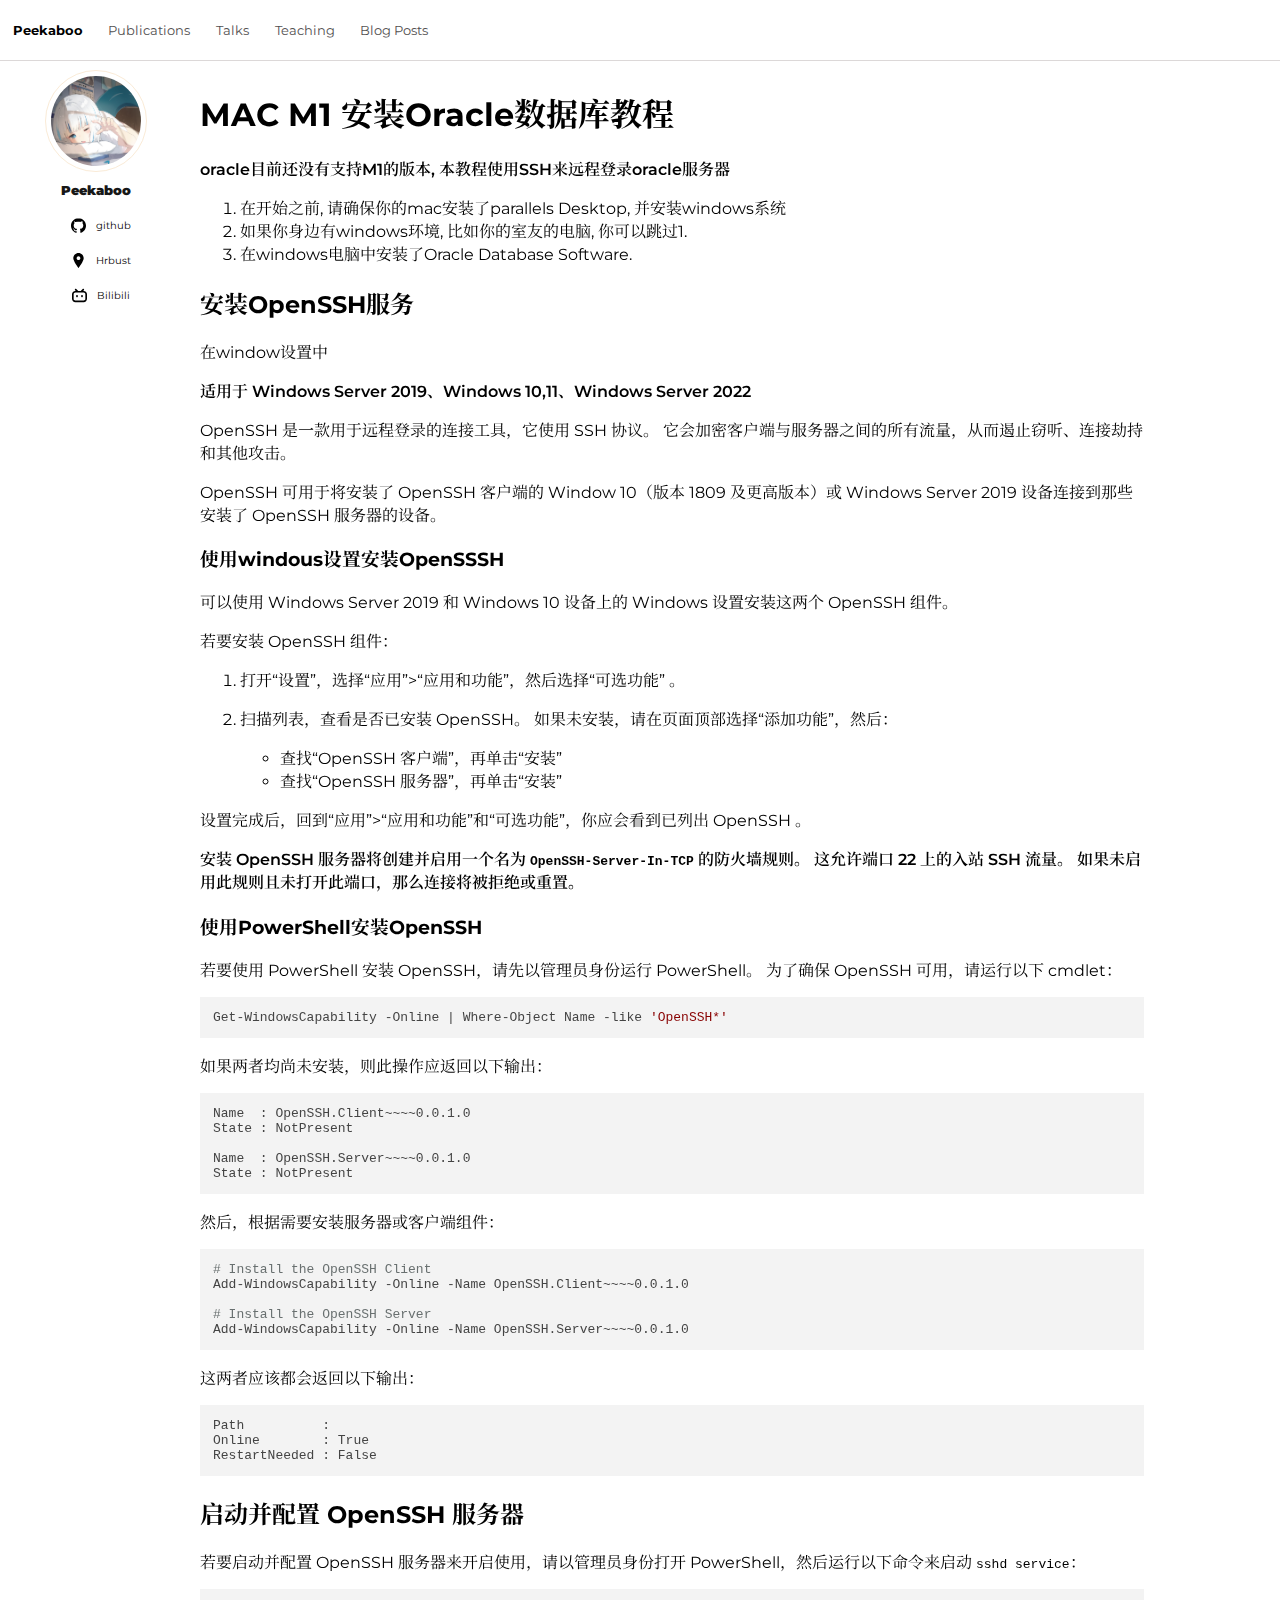
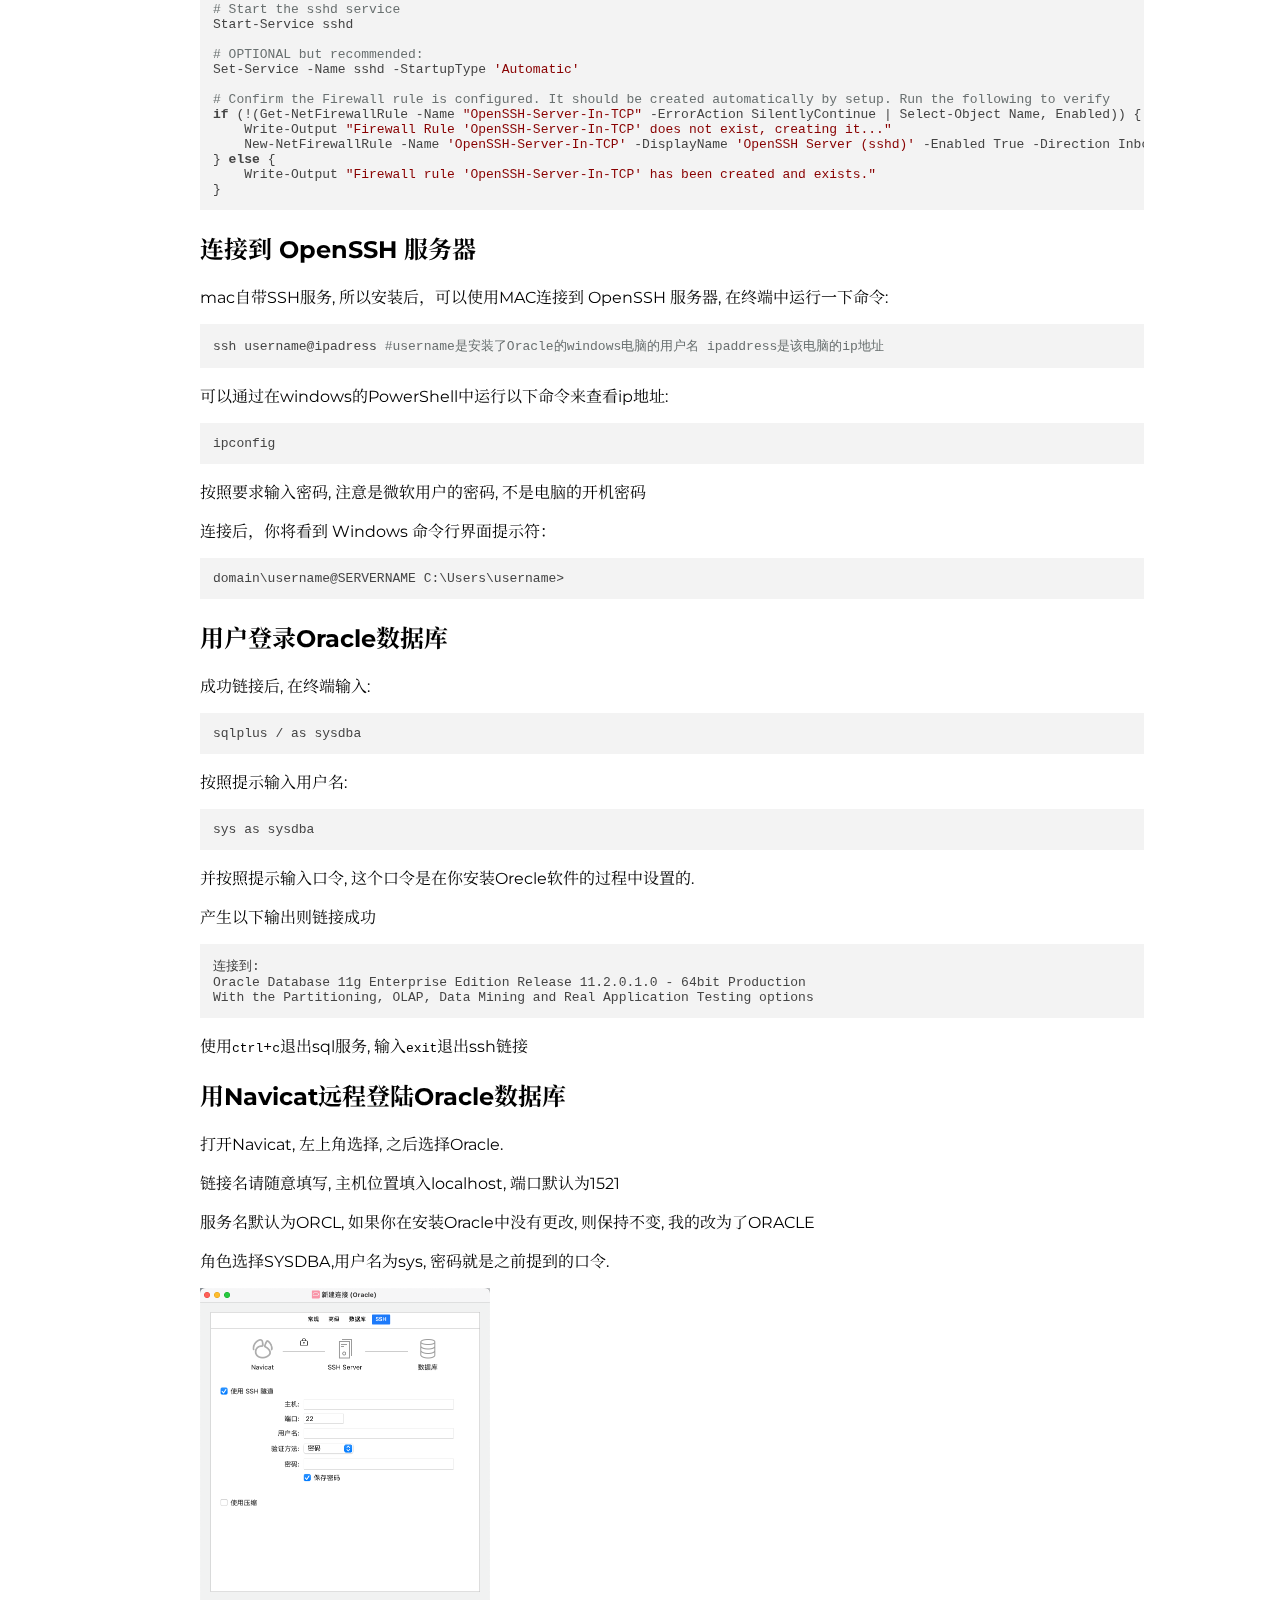
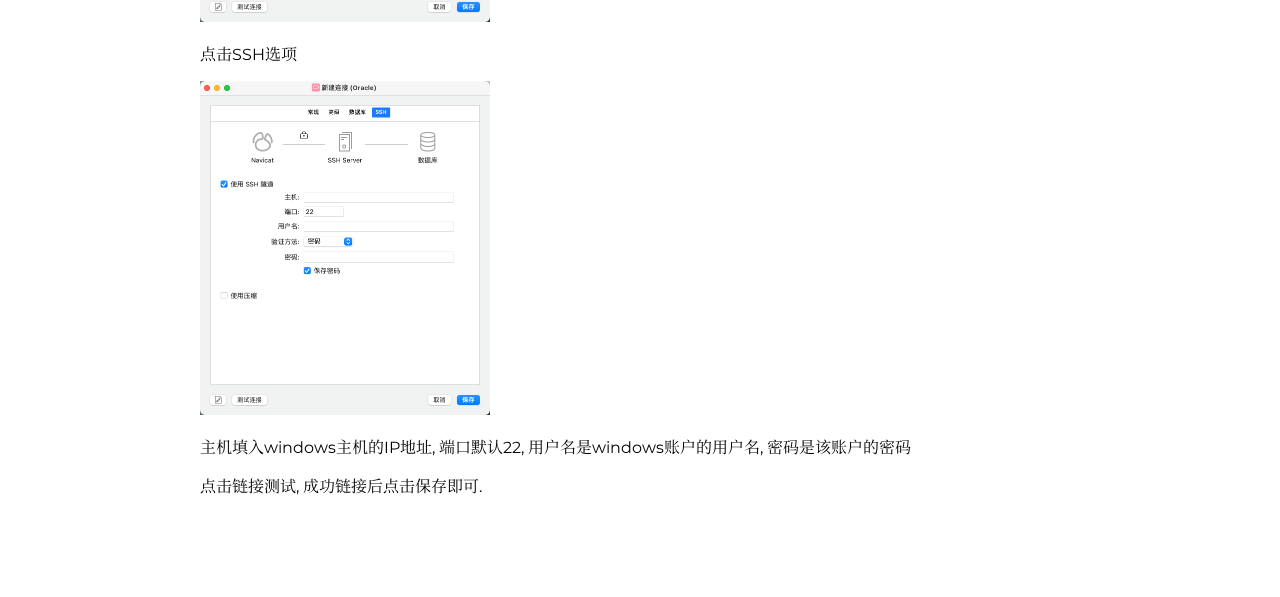
<file: MAC_Oracle.html>
<!DOCTYPE html>
<html>
  <head>
    <title>Peekaboo的部落格</title>
    <meta charset="UTF-8"/>
    <meta http-equiv="X-UA-Compatible"/ content="IE=edge">
    <!-- 对移动设备开启相应式 -->
    <meta name="viewport" content="width=device-width, initial-scale = 1.0/">
    <title>MAC M1 安装Oracle数据库教程</title>
    <!-- 图标 -->
    <link rel="icon" href="icon/Peekaboo-icon2.ico">
    <link rel="shortcut icon" href="icon/Peekaboo-icon2.ico">
    <!-- 字体 -->
    <link rel="preconnect" href="https://fonts.googleapis.com">
    <link rel="preconnect" href="https://fonts.gstatic.com" crossorigin>
    <link href="https://fonts.googleapis.com/css2?family=Montserrat:ital,wght@0,300;0,400;0,500;0,600;0,800;1,600;1,900&family=Noto+Serif+SC:wght@300;400;500;700&display=swap" rel="stylesheet">
    <!-- 导入css -->
    <link rel="stylesheet" href="style/general.css">
    <link rel="stylesheet" href="style/header.css">
    <link rel="stylesheet" href="style/sideBar.css">
    <link rel="stylesheet" href="style/content.css">
    <!-- 代码高亮 -->
    <link rel="stylesheet" href="highlight/styles/default.min.css">
    <script src="highlight/highlight.min.js"></script>
    <script>hljs.highlightAll();</script>
    
  </head>
  <body>
    <!-- Header -->
    <div class="Header">
      <a href="https://trevoewu.github.io/Peekaboo/" class="selectCard-name">Peekaboo</a>
      <div class="selectCard">Publications</div>
      <div class="selectCard">Talks</div>
      <div class="selectCard">Teaching</div>
      <div class="selectCard">Blog Posts</div>
    </div>
    <!-- displayCard -->
    <div class="displayCard">
      <div class="Avatar"> <img src="Picture/Avatar.jpeg" alt=""></div>
      <div class="name">Peekaboo</div>
      <!-- <button class="FollowButton">Follow</button> -->
      <div class="Profile">
        <img src="icon/github-svgrepo-com.svg" alt="">
        <a class="githubLink" href="https://github.com/Trevoewu?tab=repositories">github</a>
      </div>
      <div class="Profile">
        <img src="icon/location-sign-svgrepo-com.svg" alt="">
       <div> Hrbust</div>
      </div>
      <div class="Profile">
        <img src="icon/bilibili.svg" alt="">
       <a class="githubLink" href="https://space.bilibili.com/34666744">Bilibili</a>
      </div>

     
    </div>
    <!-- Blog -->
    <h1 id='mac-m1-安装oracle数据库教程'>MAC M1 安装Oracle数据库教程</h1>
<p><strong>oracle目前还没有支持M1的版本, 本教程使用SSH来远程登录oracle服务器</strong></p>
<ol start='' >
<li>在开始之前, 请确保你的mac安装了parallels Desktop, 并安装windows系统</li>
<li>如果你身边有windows环境, 比如你的室友的电脑, 你可以跳过1.</li>
<li>在windows电脑中安装了Oracle Database Software.</li>

</ol>
<h2 id='安装openssh服务'>安装OpenSSH服务</h2>
<p>在window设置中</p>
<p><em>适用于 Windows Server 2019、Windows 10,11、Windows Server 2022</em></p>
<p>OpenSSH 是一款用于远程登录的连接工具，它使用 SSH 协议。 它会加密客户端与服务器之间的所有流量，从而遏止窃听、连接劫持和其他攻击。</p>
<p>OpenSSH 可用于将安装了 OpenSSH 客户端的 Window 10（版本 1809 及更高版本）或 Windows Server 2019 设备连接到那些安装了 OpenSSH 服务器的设备。</p>
<h3 id='使用windous设置安装opensssh'>使用windous设置安装OpenSSSH</h3>
<p>可以使用 Windows Server 2019 和 Windows 10 设备上的 Windows 设置安装这两个 OpenSSH 组件。</p>
<p>若要安装 OpenSSH 组件：</p>
<ol start='' >
<li><p>打开“设置”，选择“应用”&gt;“应用和功能”，然后选择“可选功能” 。</p>
</li>
<li><p>扫描列表，查看是否已安装 OpenSSH。 如果未安装，请在页面顶部选择“添加功能”，然后：</p>
<ul>
<li>查找“OpenSSH 客户端”，再单击“安装”</li>
<li>查找“OpenSSH 服务器”，再单击“安装”</li>

</ul>
</li>

</ol>
<p>设置完成后，回到“应用”&gt;“应用和功能”和“可选功能”，你应会看到已列出 OpenSSH 。</p>
<p><em>安装 OpenSSH 服务器将创建并启用一个名为 <code>OpenSSH-Server-In-TCP</code> 的防火墙规则。 这允许端口 22 上的入站 SSH 流量。 如果未启用此规则且未打开此端口，那么连接将被拒绝或重置。</em></p>
<h3 id='使用powershell安装openssh'>使用PowerShell安装OpenSSH</h3>
<p>若要使用 PowerShell 安装 OpenSSH，请先以管理员身份运行 PowerShell。 为了确保 OpenSSH 可用，请运行以下 cmdlet：</p>
<pre><code class='language-Bash' lang='shell'>Get-WindowsCapability -Online | Where-Object Name -like &#39;OpenSSH*&#39;
</code></pre>
<p>如果两者均尚未安装，则此操作应返回以下输出：</p>
<pre><code class='language-Bash' lang='shell'>Name  : OpenSSH.Client~~~~0.0.1.0
State : NotPresent

Name  : OpenSSH.Server~~~~0.0.1.0
State : NotPresent
</code></pre>
<p>然后，根据需要安装服务器或客户端组件：</p>
<pre><code class='language-Bash' lang='shell'># Install the OpenSSH Client
Add-WindowsCapability -Online -Name OpenSSH.Client~~~~0.0.1.0

# Install the OpenSSH Server
Add-WindowsCapability -Online -Name OpenSSH.Server~~~~0.0.1.0
</code></pre>
<p>这两者应该都会返回以下输出：</p>
<pre><code class='language-Bash' lang='shell'>Path          :
Online        : True
RestartNeeded : False
</code></pre>
<h2 id='启动并配置-openssh-服务器'>启动并配置 OpenSSH 服务器</h2>
<p>若要启动并配置 OpenSSH 服务器来开启使用，请以管理员身份打开 PowerShell，然后运行以下命令来启动 <code>sshd service</code>：</p>
<pre><code class='language-Bash' lang='shell'># Start the sshd service
Start-Service sshd

# OPTIONAL but recommended:
Set-Service -Name sshd -StartupType &#39;Automatic&#39;

# Confirm the Firewall rule is configured. It should be created automatically by setup. Run the following to verify
if (!(Get-NetFirewallRule -Name &quot;OpenSSH-Server-In-TCP&quot; -ErrorAction SilentlyContinue | Select-Object Name, Enabled)) {
    Write-Output &quot;Firewall Rule &#39;OpenSSH-Server-In-TCP&#39; does not exist, creating it...&quot;
    New-NetFirewallRule -Name &#39;OpenSSH-Server-In-TCP&#39; -DisplayName &#39;OpenSSH Server (sshd)&#39; -Enabled True -Direction Inbound -Protocol TCP -Action Allow -LocalPort 22
} else {
    Write-Output &quot;Firewall rule &#39;OpenSSH-Server-In-TCP&#39; has been created and exists.&quot;
}
</code></pre>
<h2 id='连接到-openssh-服务器'>连接到 OpenSSH 服务器</h2>
<p>mac自带SSH服务, 所以安装后，可以使用MAC连接到 OpenSSH 服务器, 在终端中运行一下命令:</p>
<pre><code class='language-Bash' lang='shell'>ssh username@ipadress #username是安装了Oracle的windows电脑的用户名 ipaddress是该电脑的ip地址
</code></pre>
<p>可以通过在windows的PowerShell中运行以下命令来查看ip地址:</p>
<pre><code class='language-Bash' lang='shell'>ipconfig
</code></pre>
<p>按照要求输入密码, 注意是微软用户的密码, 不是电脑的开机密码</p>
<p>连接后，你将看到 Windows 命令行界面提示符：</p>
<pre><code class='language-Bash' lang='shell'>domain\username@SERVERNAME C:\Users\username&gt;
</code></pre>
<h2 id='用户登录oracle数据库'>用户登录Oracle数据库</h2>
<p>成功链接后, 在终端输入:</p>
<pre><code class='language-Bash' lang='shell'>sqlplus / as sysdba
</code></pre>
<p>按照提示输入用户名:</p>
<pre><code class='language-Bash' lang='shell'>sys as sysdba 
</code></pre>
<p>并按照提示输入口令, 这个口令是在你安装Orecle软件的过程中设置的.</p>
<p>产生以下输出则链接成功</p>
<pre><code class='language-Bash' lang='shell'>连接到: 
Oracle Database 11g Enterprise Edition Release 11.2.0.1.0 - 64bit Production
With the Partitioning, OLAP, Data Mining and Real Application Testing options
</code></pre>
<p>使用<code>ctrl</code>+<code>c</code>退出sql服务, 输入<code>exit</code>退出ssh链接</p>
<h2 id='用navicat远程登陆oracle数据库'>用Navicat远程登陆Oracle数据库</h2>
<p>打开Navicat, 左上角选择, 之后选择Oracle.</p>
<p>链接名请随意填写, 主机位置填入localhost, 端口默认为1521</p>
<p>服务名默认为ORCL, 如果你在安装Oracle中没有更改, 则保持不变, 我的改为了ORACLE</p>
<p>角色选择SYSDBA,用户名为sys, 密码就是之前提到的口令.</p>
<p><img src="BlogPicture/image-20220929221807569.png" alt="image-20220929221736551" style="zoom:50%;" /></p>
<p>点击SSH选项</p>
<p><img src="BlogPicture/image-20220929221807569.png" alt="image-20220929221807569" style="zoom:50%;" /></p>
<p>主机填入windows主机的IP地址, 端口默认22, 用户名是windows账户的用户名, 密码是该账户的密码</p>
<p>点击链接测试, 成功链接后点击保存即可.</p>
  </body>
</html>
</file>
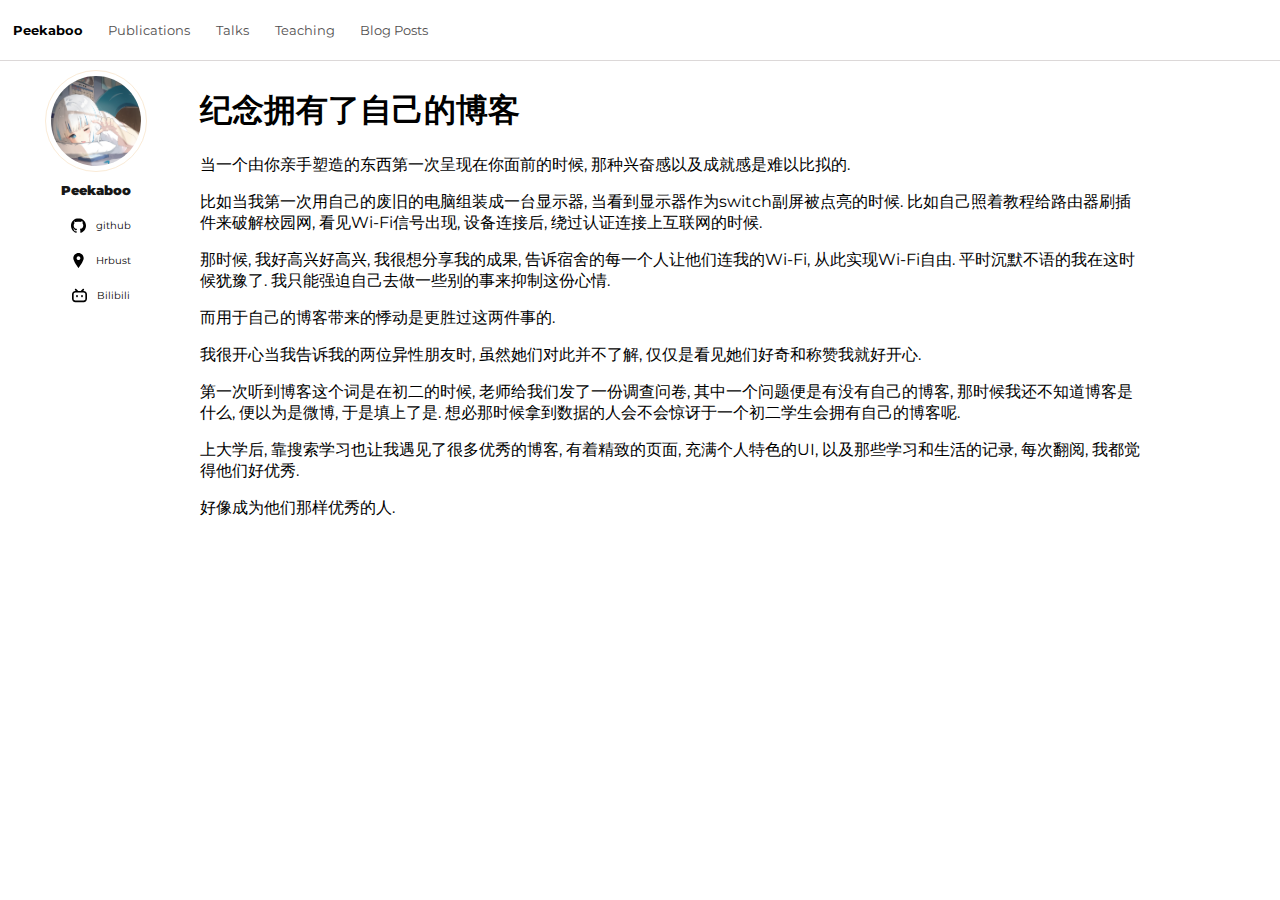
<file: model.html>
<!DOCTYPE html>
<html>
  <head>
    <title>Peekaboo的部落格</title>
    <meta charset="UTF-8"/>
    <meta http-equiv="X-UA-Compatible"/ content="IE=edge">
    <!-- 对移动设备开启相应式 -->
    <meta name="viewport" content="width=device-width, initial-scale = 1.0/">
     <!-- 图标 -->
     <link rel="icon" href="icon/Peekaboo-icon2.ico">
     <link rel="shortcut icon" href="icon/Peekaboo-icon2.ico">
     <!-- 字体 -->
     <link rel="preconnect" href="https://fonts.googleapis.com">
     <link rel="preconnect" href="https://fonts.gstatic.com" crossorigin>
     <link href="https://fonts.googleapis.com/css2?family=Montserrat:ital,wght@0,300;0,400;0,500;0,800;1,900&display=swap" rel="stylesheet">
     <!-- 导入css -->
     <link rel="stylesheet" href="style/general.css">
     <link rel="stylesheet" href="style/header.css">
     <link rel="stylesheet" href="style/sideBar.css">
     <link rel="stylesheet" href="style/content.css">
     <!-- 代码高亮 -->
     <link rel="stylesheet" href="highlight/styles/default.min.css">
     <script src="highlight/highlight.min.js"></script>
     <script>hljs.highlightAll();</script>
  </head>
  <body>
    <!-- Header -->
    <div class="Header">
      <a href="https://trevoewu.github.io/Peekaboo/" class="selectCard-name">Peekaboo</a>
      <div class="selectCard">Publications</div>
      <div class="selectCard">Talks</div>
      <div class="selectCard">Teaching</div>
      <div class="selectCard">Blog Posts</div>
    </div>
    <!-- displayCard -->
    <div class="displayCard">
      <div class="Avatar"> <img src="Picture/Avatar.jpeg" alt=""></div>
      <div class="name">Peekaboo</div>
      <!-- <button class="FollowButton">Follow</button> -->
      <div class="Profile">
        <img src="icon/github-svgrepo-com.svg" alt="">
        <a class="githubLink" href="https://github.com/Trevoewu?tab=repositories">github</a>
      </div>
      <div class="Profile">
        <img src="icon/location-sign-svgrepo-com.svg" alt="">
       <div> Hrbust</div>
      </div>
      <div class="Profile">
        <img src="icon/bilibili.svg" alt="">
       <a class="githubLink" href="https://space.bilibili.com/34666744">Bilibili</a>
      </div>

     
    </div>
    <!-- Blog -->
       
<h1 id='纪念拥有了自己的博客'>纪念拥有了自己的博客</h1>
<p>当一个由你亲手塑造的东西第一次呈现在你面前的时候, 那种兴奋感以及成就感是难以比拟的. </p>
<p>比如当我第一次用自己的废旧的电脑组装成一台显示器, 当看到显示器作为switch副屏被点亮的时候. 比如自己照着教程给路由器刷插件来破解校园网, 看见Wi-Fi信号出现, 设备连接后, 绕过认证连接上互联网的时候. </p>
<p>那时候, 我好高兴好高兴, 我很想分享我的成果, 告诉宿舍的每一个人让他们连我的Wi-Fi, 从此实现Wi-Fi自由. 平时沉默不语的我在这时候犹豫了. 我只能强迫自己去做一些别的事来抑制这份心情. </p>
<p>而用于自己的博客带来的悸动是更胜过这两件事的. </p>
<p>我很开心当我告诉我的两位异性朋友时, 虽然她们对此并不了解, 仅仅是看见她们好奇和称赞我就好开心. </p>
<p>第一次听到博客这个词是在初二的时候, 老师给我们发了一份调查问卷, 其中一个问题便是有没有自己的博客, 那时候我还不知道博客是什么, 便以为是微博, 于是填上了是. 想必那时候拿到数据的人会不会惊讶于一个初二学生会拥有自己的博客呢. </p>
<p>上大学后, 靠搜索学习也让我遇见了很多优秀的博客, 有着精致的页面, 充满个人特色的UI, 以及那些学习和生活的记录, 每次翻阅, 我都觉得他们好优秀. </p>
<p>好像成为他们那样优秀的人. </p>
<p>&nbsp;</p>
  </body>
</html>
</file>
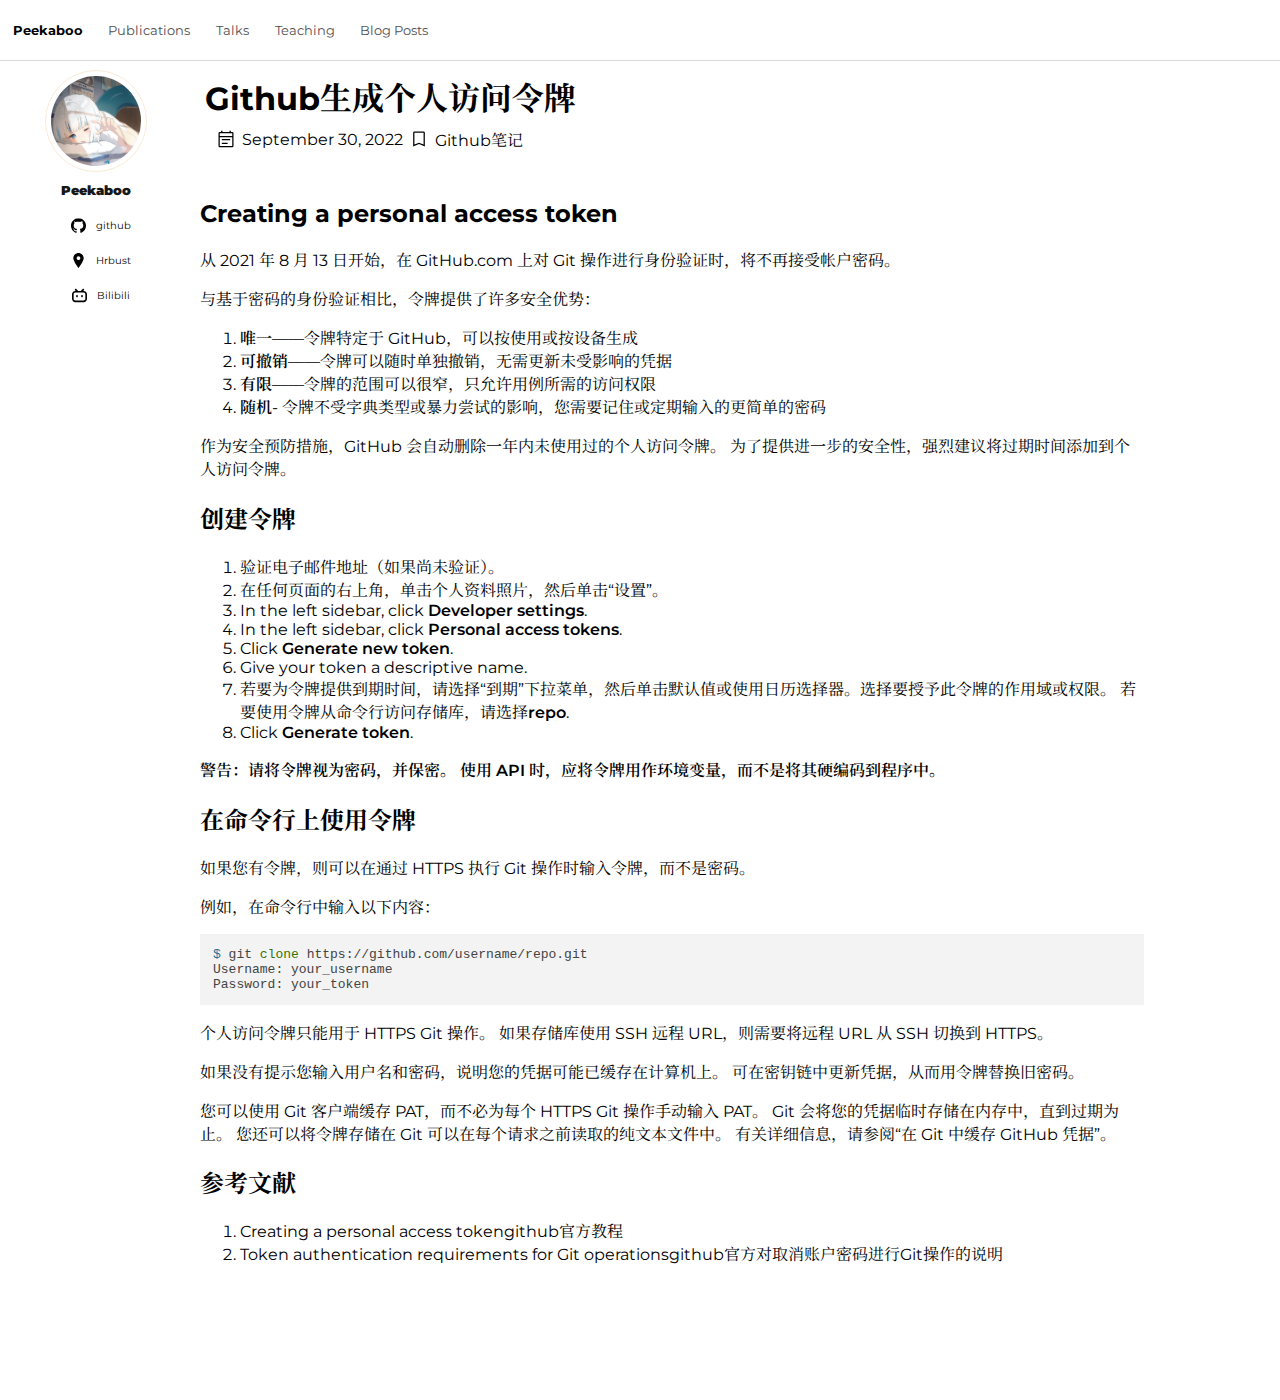
<file: token.html>
<!DOCTYPE html>
<html>
  <head>
    <title>Peekaboo的部落格</title>
    <meta charset="UTF-8"/>
    <meta http-equiv="X-UA-Compatible"/ content="IE=edge">
    <!-- 对移动设备开启相应式 -->
    <meta name="viewport" content="width=device-width, initial-scale = 1.0/">
     <!-- 图标 -->
     <link rel="icon" href="icon/Peekaboo-icon2.ico">
     <link rel="shortcut icon" href="icon/Peekaboo-icon2.ico">
     <!-- 字体 -->
     <link rel="preconnect" href="https://fonts.googleapis.com">
     <link rel="preconnect" href="https://fonts.gstatic.com" crossorigin>
     <link href="https://fonts.googleapis.com/css2?family=Montserrat:ital,wght@0,300;0,400;0,500;0,600;0,800;1,600;1,900&family=Noto+Serif+SC:wght@300;400;500;700&display=swap" rel="stylesheet">
     <!-- 导入css -->
     <link rel="stylesheet" href="style/general.css">
     <link rel="stylesheet" href="style/header.css">
     <link rel="stylesheet" href="style/sideBar.css">
     <link rel="stylesheet" href="style/content.css">
     <!-- 代码高亮 -->
    <link rel="stylesheet" href="highlight/styles/default.min.css">
    <script src="highlight/highlight.min.js"></script>
    <script>hljs.highlightAll();</script>
  </head>

  <body>
    <!-- Header -->
    <div class="Header">
      <a href="https://trevoewu.github.io/Peekaboo/" class="selectCard-name">Peekaboo</a>
      <div class="selectCard">Publications</div>
      <div class="selectCard">Talks</div>
      <div class="selectCard">Teaching</div>
      <div class="selectCard">Blog Posts</div>
    </div>
    <!-- displayCard -->
    <div class="displayCard">
      <div class="Avatar"> <img src="Picture/Avatar.jpeg" alt=""></div>
      <div class="name">Peekaboo</div>
      <!-- <button class="FollowButton">Follow</button> -->
      <div class="Profile">
        <img src="icon/github-svgrepo-com.svg" alt="">
        <a class="githubLink" href="https://github.com/Trevoewu?tab=repositories">github</a>
      </div>
      <div class="Profile">
        <img src="icon/location-sign-svgrepo-com.svg" alt="">
       <div> Hrbust</div>
      </div>
      <div class="Profile">
        <img src="icon/bilibili.svg" alt="">
       <a class="githubLink" href="https://space.bilibili.com/34666744">Bilibili</a>
      </div>
    </div>
    <!-- Blog -->
<h1 style="margin: 5px;" id='纪念拥有了自己的博客'>Github生成个人访问令牌</h1>
<!-- dataCard -->
<div class="dateCard">
  <img src="icon/event_note_FILL0_wght400_GRAD0_opsz48.svg" alt="">
  <div>September 30, 2022</div>
  <img src="icon/bookmark_FILL0_wght400_GRAD0_opsz48.svg" alt="">
  <div>Github笔记</div>
</div>
<!-- content -->
<h2 style="margin-top:50px ;" id='creating-a-personal-access-token'>Creating a personal access token</h2>
<p>从 2021 年 8 月 13 日开始，在 GitHub.com 上对 Git 操作进行身份验证时，将不再接受帐户密码。</p>
<p>与基于密码的身份验证相比，令牌提供<a href='https://github.blog/2020-07-30-token-authentication-requirements-for-api-and-git-operations/#background'>了许多安全优势：</a></p>
<ol start='' >
<li><strong>唯一</strong>——令牌特定于 GitHub，可以按使用或按设备生成</li>
<li><strong>可撤销</strong>——令牌可以随时单独撤销，无需更新未受影响的凭据</li>
<li><strong>有限</strong>——令牌的范围可以很窄，只允许用例所需的访问权限</li>
<li><strong>随机</strong>- 令牌不受字典类型或暴力尝试的影响，您需要记住或定期输入的更简单的密码      </li>

</ol>
<p>作为安全预防措施，GitHub 会自动删除一年内未使用过的个人访问令牌。 为了提供进一步的安全性，强烈建议将过期时间添加到个人访问令牌。</p>
<h2 id='创建令牌'>创建令牌</h2>
<ol start='' >
<li><a href='https://docs.github.com/cn/github/getting-started-with-github/verifying-your-email-address'>验证电子邮件地址</a>（如果尚未验证）。 </li>
<li>在任何页面的右上角，单击个人资料照片，然后单击“设置”。</li>
<li>In the left sidebar, click <strong>Developer settings</strong>.</li>
<li>In the left sidebar, click <strong>Personal access tokens</strong>.</li>
<li>Click <strong>Generate new token</strong>.</li>
<li>Give your token a descriptive name.</li>
<li>若要为令牌提供到期时间，请选择“到期”下拉菜单，然后单击默认值或使用日历选择器。选择要授予此令牌的作用域或权限。 若要使用令牌从命令行访问存储库，请选择<strong>repo</strong>.</li>
<li>Click <strong>Generate token</strong>.</li>

</ol>
<p><strong>警告：请将令牌视为密码，并保密。 使用 API 时，应将令牌用作环境变量，而不是将其硬编码到程序中。</strong></p>
<h2 id='在命令行上使用令牌'>在命令行上使用令牌</h2>
<p>如果您有令牌，则可以在通过 HTTPS 执行 Git 操作时输入令牌，而不是密码。</p>
<p>例如，在命令行中输入以下内容：</p>
<pre><code class='language-shell' lang='shell'>$ git clone https://github.com/username/repo.git
Username: your_username
Password: your_token
</code></pre>
<p>个人访问令牌只能用于 HTTPS Git 操作。 如果存储库使用 SSH 远程 URL，则需要<a href='https://docs.github.com/cn/github/getting-started-with-github/managing-remote-repositories/#switching-remote-urls-from-ssh-to-https'>将远程 URL 从 SSH 切换到 HTTPS</a>。</p>
<p>如果没有提示您输入用户名和密码，说明您的凭据可能已缓存在计算机上。 可<a href='https://docs.github.com/cn/github/getting-started-with-github/updating-credentials-from-the-macos-keychain'>在密钥链中更新凭据</a>，从而用令牌替换旧密码。</p>
<p>您可以使用 Git 客户端缓存 PAT，而不必为每个 HTTPS Git 操作手动输入 PAT。 Git 会将您的凭据临时存储在内存中，直到过期为止。 您还可以将令牌存储在 Git 可以在每个请求之前读取的纯文本文件中。 有关详细信息，请参阅“<a href='https://docs.github.com/cn/github/getting-started-with-github/caching-your-github-credentials-in-git'>在 Git 中缓存 GitHub 凭据</a>”。</p>
<h2 id='参考文献'>参考文献</h2>
<ol start='' >
<li><a href='https://docs.github.com/en/authentication/keeping-your-account-and-data-secure/creating-a-personal-access-token'>Creating a personal access token</a>github官方教程</li>
<li><a href='https://github.blog/2020-12-15-token-authentication-requirements-for-git-operations/#what-you-need-to-do-today'>Token authentication requirements for Git operations</a>github官方对取消账户密码进行Git操作的说明</li>
</ol>
<p>&nbsp;</p>
  </body>
</html>
</file>
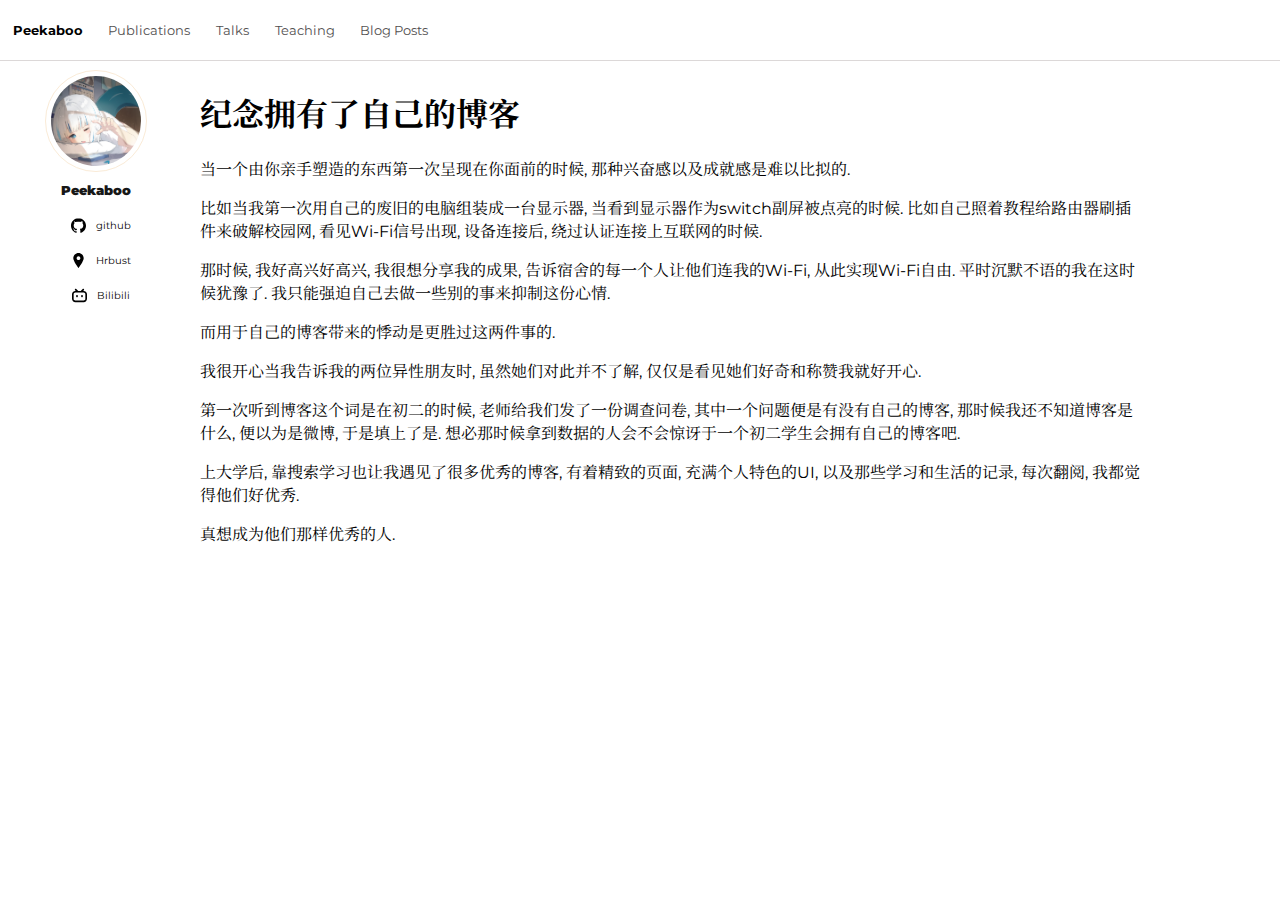
<file: 纪念拥有了自己的博客.html>
<!DOCTYPE html>
<html>
  <head>
    <meta charset="UTF-8"/>
    <meta http-equiv="X-UA-Compatible"/ content="IE=edge">
    <!-- 对移动设备开启相应式 -->
    <meta name="viewport" content="width=device-width, initial-scale = 1.0/">
    <title>Peekaboo的部落格</title>
    <!-- icon -->
    <link rel="icon" href="icon/Peekaboo-icon2.ico">
    <link rel="shortcut icon" href="icon/Peekaboo-icon2.ico">
    <!-- google font -->
    <link rel="preconnect" href="https://fonts.googleapis.com">
    <link rel="preconnect" href="https://fonts.gstatic.com" crossorigin>
    <link href="https://fonts.googleapis.com/css2?family=Montserrat:ital,wght@0,300;0,400;0,500;0,600;0,800;1,600;1,900&family=Noto+Serif+SC:wght@300;400;500;700&display=swap" rel="stylesheet">
   <!-- style -->
    <link rel="stylesheet" href="style/general.css">
    <link rel="stylesheet" href="style/header.css">
    <link rel="stylesheet" href="style/sideBar.css">
    <link rel="stylesheet" href="style/content.css">
    <!-- 代码高亮 -->
    <link rel="stylesheet" href="highlight/styles/default.min.css">
    <script src="highlight/highlight.min.js"></script>
    <script>hljs.highlightAll();</script>
  </head>
  <body>
    <!-- Header -->
    <div class="Header">
      <a href="https://trevoewu.github.io/Peekaboo/" class="selectCard-name">Peekaboo</a>
      <div class="selectCard">Publications</div>
      <div class="selectCard">Talks</div>
      <div class="selectCard">Teaching</div>
      <div class="selectCard">Blog Posts</div>
    </div>
    <!-- displayCard -->
    <div class="displayCard">
      <div class="Avatar"> <img src="Picture/Avatar.jpeg" alt=""></div>
      <div class="name">Peekaboo</div>
      <!-- <button class="FollowButton">Follow</button> -->
      <div class="Profile">
        <img src="icon/github-svgrepo-com.svg" alt="">
        <a class="githubLink" href="https://github.com/Trevoewu?tab=repositories">github</a>
      </div>
      <div class="Profile">
        <img src="icon/location-sign-svgrepo-com.svg" alt="">
       <div> Hrbust</div>
      </div>
      <div class="Profile">
        <img src="icon/bilibili.svg" alt="">
       <a class="githubLink" href="https://space.bilibili.com/34666744">Bilibili</a>
      </div>

     
    </div>
    <!-- Blog -->
       
<h1 id='纪念拥有了自己的博客'>纪念拥有了自己的博客</h1>
<p>当一个由你亲手塑造的东西第一次呈现在你面前的时候, 那种兴奋感以及成就感是难以比拟的. </p>
<p>比如当我第一次用自己的废旧的电脑组装成一台显示器, 当看到显示器作为switch副屏被点亮的时候. 比如自己照着教程给路由器刷插件来破解校园网, 看见Wi-Fi信号出现, 设备连接后, 绕过认证连接上互联网的时候. </p>
<p>那时候, 我好高兴好高兴, 我很想分享我的成果, 告诉宿舍的每一个人让他们连我的Wi-Fi, 从此实现Wi-Fi自由. 平时沉默不语的我在这时候犹豫了. 我只能强迫自己去做一些别的事来抑制这份心情. </p>
<p>而用于自己的博客带来的悸动是更胜过这两件事的. </p>
<p>我很开心当我告诉我的两位异性朋友时, 虽然她们对此并不了解, 仅仅是看见她们好奇和称赞我就好开心. </p>
<p>第一次听到博客这个词是在初二的时候, 老师给我们发了一份调查问卷, 其中一个问题便是有没有自己的博客, 那时候我还不知道博客是什么, 便以为是微博, 于是填上了是. 想必那时候拿到数据的人会不会惊讶于一个初二学生会拥有自己的博客吧. </p>
<p>上大学后, 靠搜索学习也让我遇见了很多优秀的博客, 有着精致的页面, 充满个人特色的UI, 以及那些学习和生活的记录, 每次翻阅, 我都觉得他们好优秀. </p>
<p>真想成为他们那样优秀的人. </p>
<p>&nbsp;</p>
  </body>
</html>
</file>
<file: style/general.css>
body{
  margin-bottom: 100px;
  font-family: 'Montserrat', 'Noto Serif SC', serif;
  padding-top: 60px;
  padding-left: 15%;
  padding-right: 10%;
  background-color: white;
}
a:link { 
  text-decoration: none; color: rgb(0, 0, 0);
}
a:active { 
  text-decoration:blink
}
a:hover { 
  text-decoration: none;
  color: rgb(95, 132, 170);
  cursor: pointer;
}
.BlogPicture{
  width: 100%;
}
em,strong{
  font-style: normal;
  font-weight: 600;
}
li a{
  color: black;
  
}
</file>
<file: style/header.css>
.Header{
  /* background-color: rgb(159, 133, 107); */
  display: flex;
  position:fixed;
  top: 0;
  left: 0;
  right: 0;
  height: 60px;
  border-bottom: 1px solid rgb(220, 216, 216);
  align-items: center;
  z-index: 100;
  background-color: white;
}
.selectCard,.selectCard-name
{
  margin: 1%;
  height: 60px;
  font-size: small;
  color: rgb(83, 81, 81);
  transition: background-color 0.15s;
  display: flex;
  align-items: center;
  cursor: pointer;
}
.selectCard:hover{
  background-color: rgb(234, 233, 233);
}
.selectCard-name{
  font-weight: bold;
}
</file>
<file: style/sideBar.css>
.displayCard{
  /* border-right: 1px solid rgb(220, 216, 216); */
  background-color: white;
  position: fixed;
  top: 60px;
  bottom: 0px;
  left: 0;
  display: flex;
  flex-direction: column;
  width: 15%;
  align-items: center;
  z-index: 1;

}
@media (max-width: 800px) {
  .displayCard{
    opacity: 0;
    z-index: -1;
  }
  body{
    padding-left: 10px;
    padding-right: 10px;
  }
}

.displayCard img{
  height: 15px;
  margin: 10px;
}
.Avatar{
  margin-top: 10px;
  height: 100px;
  width: 100px;
  border-style: solid;
  border-radius: 50%;
  border-width: 1px;
  border-color: antiquewhite;
  display:flex;
  align-items: center;
  justify-content: center;
  
}
.Avatar img{
  height: 90%;
  width: 90%;
  border-radius: 50%;
  border: none;
  object-fit: cover;
}
.name{
  margin-top: 10px;
  font-size: small;
  color: rgb(23, 23, 23);
  font-weight: 900;
  margin-bottom: 10px;
}
.Profile{
  display: flex;
  align-items: center;
}
.Profile div{
  font-size: 10px;
}
.githubLink{
  color: black;
  font-size: 10px;
  
}
/* optional button */
/* .FollowButton{
  background-color: white;
  border-style: solid;
  border-width: 1px;
  border-color: rgb(205, 203, 203);
  border-radius: 4px;
  padding-left: 6px;
  padding-right: 6px;
  padding-top: 4px;
  padding-bottom: 4px;
  margin: 10px;
  font-size: 10px;
  font-weight: bold;
  color: rgb(140, 140, 140);
  transition: background-color 0.15s, color 0.15s;
  cursor: pointer;
}
.FollowButton:hover{
  background-color: black;
  color: white;
} */
</file>
<file: style/content.css>
.Blog{
  color: rgb(95, 132, 170);
  font-weight: 900;
  font-size: 2rem;
}
.BlogCard{
  margin: 20px;
  transition: text-decoration 0.15s, color 0.15s;
  /* background-color: lightblue; */
  display: flex;
  flex-direction: column;
}
.BlogCard a{
  color: rgb(0, 0, 0);
  text-decoration: none;
  font-size: 2rem;
  font-weight:500;
}
.BlogCard a:hover{
  text-decoration: underline;
  color: rgb(95, 132, 170);
}
.dateCard{
  display: flex;
  align-items: center;
  height: 20px;
  margin: 10px;
}
.dateCard img{
  height: 100%;
  margin-right: 6px;
  margin-left: 6px;
}
.Description{
  margin-top: 10px;
  font-size: 1rem;
  padding-left: 10px;
}
</file>
<file: highlight/styles/default.min.css>
/*!
  Theme: Default
  Description: Original highlight.js style
  Author: (c) Ivan Sagalaev <maniac@softwaremaniacs.org>
  Maintainer: @highlightjs/core-team
  Website: https://highlightjs.org/
  License: see project LICENSE
  Touched: 2021
*/pre code.hljs{display:block;overflow-x:auto;padding:1em}code.hljs{padding:3px 5px}.hljs{background:#f3f3f3;color:#444}.hljs-comment{color:#697070}.hljs-punctuation,.hljs-tag{color:#444a}.hljs-tag .hljs-attr,.hljs-tag .hljs-name{color:#444}.hljs-attribute,.hljs-doctag,.hljs-keyword,.hljs-meta .hljs-keyword,.hljs-name,.hljs-selector-tag{font-weight:700}.hljs-deletion,.hljs-number,.hljs-quote,.hljs-selector-class,.hljs-selector-id,.hljs-string,.hljs-template-tag,.hljs-type{color:#800}.hljs-section,.hljs-title{color:#800;font-weight:700}.hljs-link,.hljs-operator,.hljs-regexp,.hljs-selector-attr,.hljs-selector-pseudo,.hljs-symbol,.hljs-template-variable,.hljs-variable{color:#ab5656}.hljs-literal{color:#695}.hljs-addition,.hljs-built_in,.hljs-bullet,.hljs-code{color:#397300}.hljs-meta{color:#1f7199}.hljs-meta .hljs-string{color:#38a}.hljs-emphasis{font-style:italic}.hljs-strong{font-weight:700}
</file>
